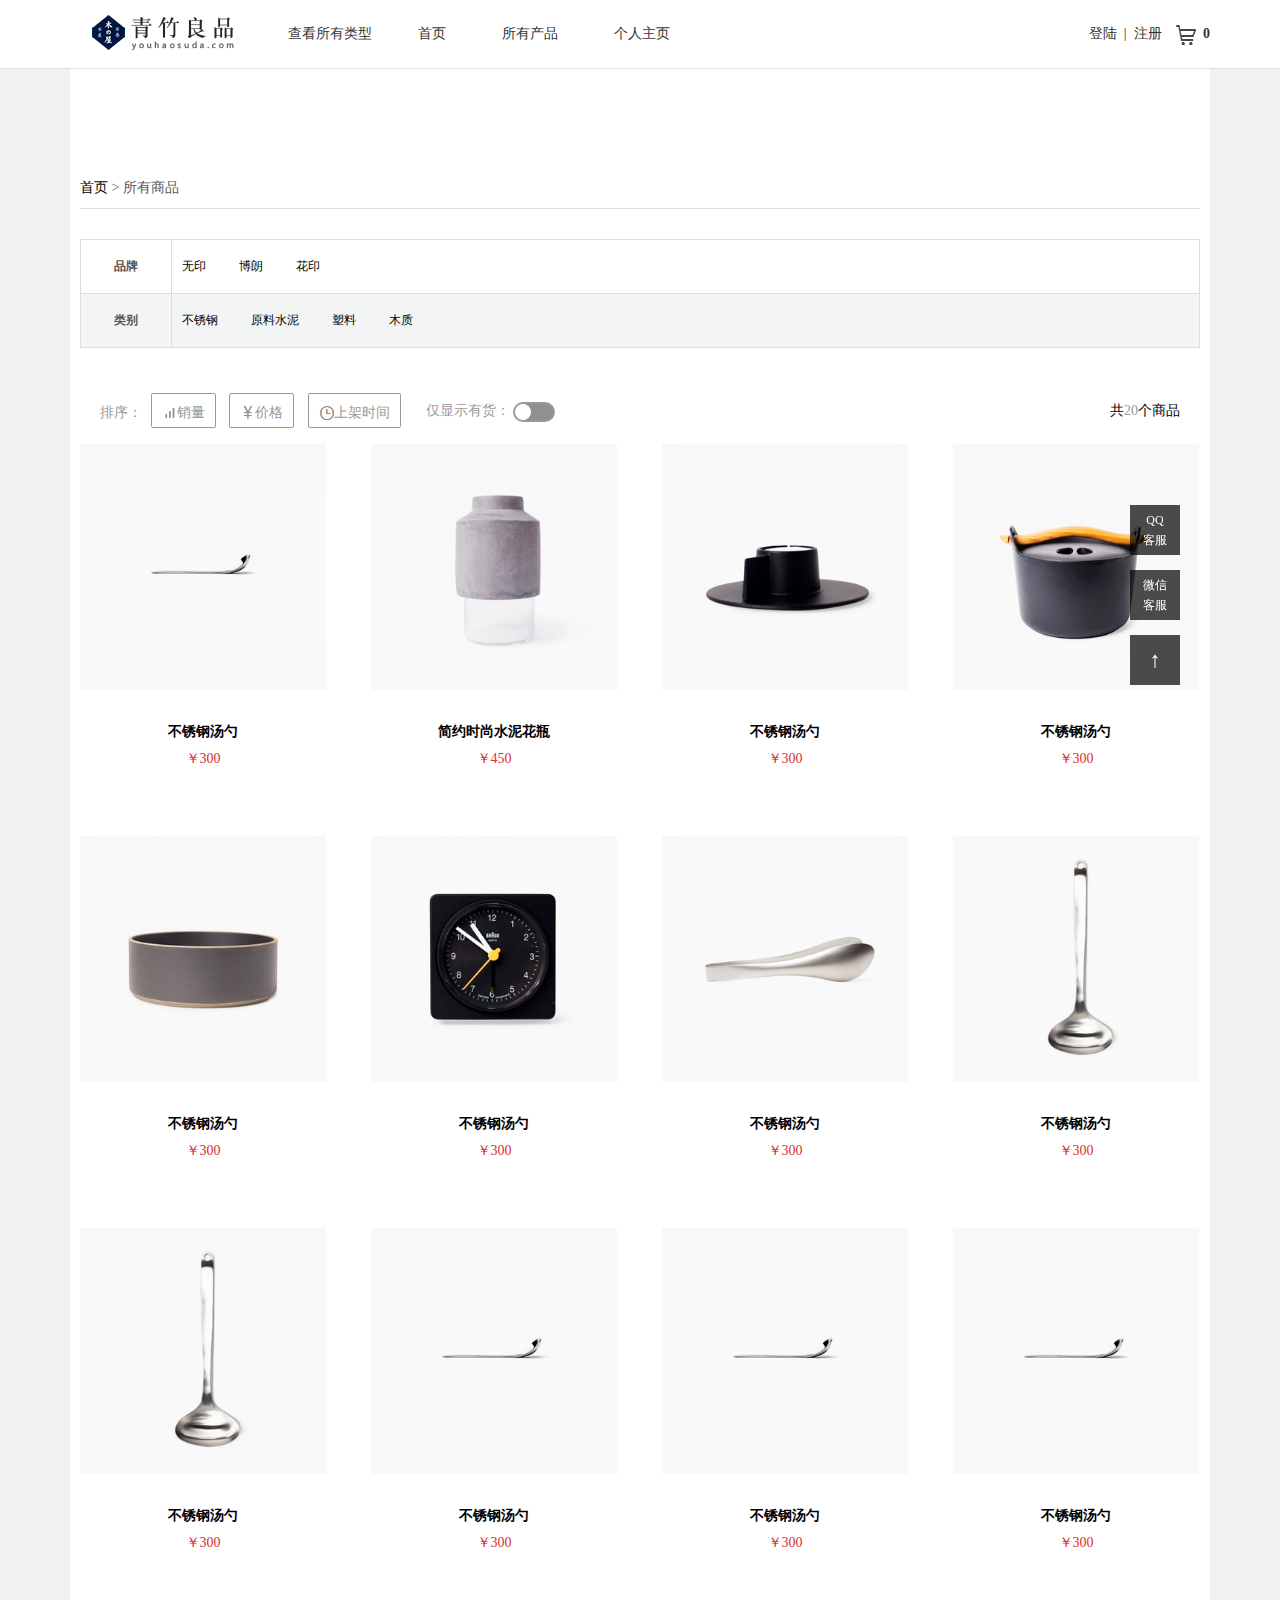
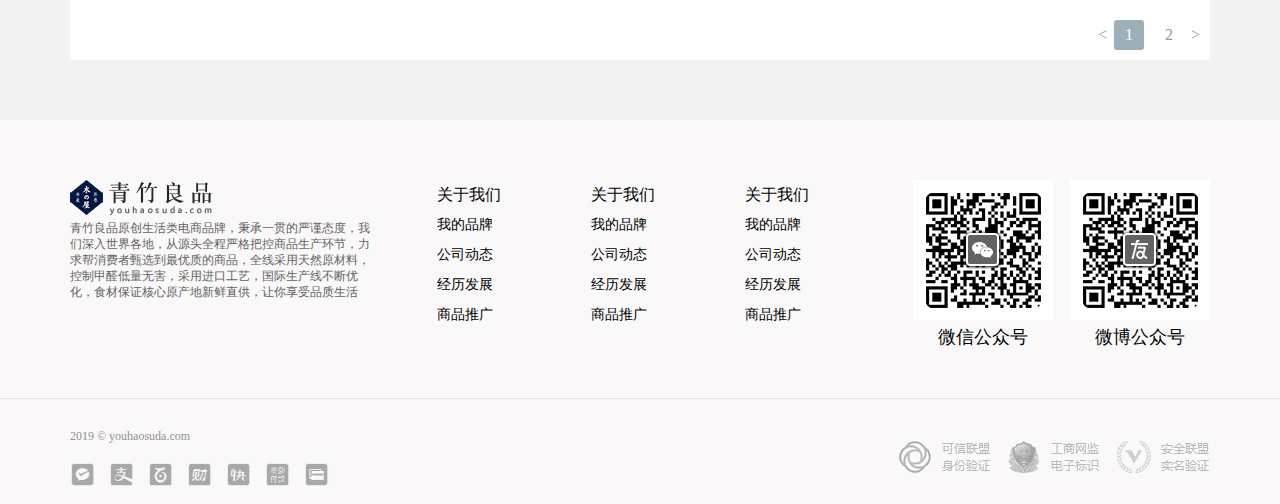
<file: allproducts.html>
<!DOCTYPE html>
<html lang="en">
<head>
	<meta charset="UTF-8">
	<title>Document</title>
	<!-- reset.css是清楚我页面的默认样式 -->
	<link rel="stylesheet" href="css/reset.css">
	<!-- 二级页面的公共样式代码 -->
	<link rel="stylesheet" href="css/common.css">
	<!-- 自己独有的样式代码 -->
	<link rel="stylesheet" href="css/allproducts.css">
</head>
<body>
	<!-- header部分开始 -->
	<div class="header">
		<div class="header_c inner_c">
			<h1 class="logo">
				青竹商城
			</h1>
			<dl class = "allType">
				<dt><a href="#">查看所有类型</a></dt>
				<dd>
					<div class = "dd_inn">
						<ul class = "dd_cont">
							<li><a href="#">不锈钢</a></li>
							<li><a href="#">原料水泥</a></li>
							<li><a href="#">塑料</a></li>
							<li><a href="#">木质</a></li>
							<li><a href="#">陶瓷</a></li>
						</ul>
						<ul class="pro">
							<li>
								<a href="#">
									<div class="pic">
										<img src="images/img25.png" alt="">
									</div>
									<div class="content">
										<h3>简约木质餐盘</h3>
										<span>￥200</span>
									</div>
								</a>
								<div class="mask">
									<a href="#" class = "btn">查看详情</a>
								</div>
							</li>
							<li>
								<a href="#">
									<div class="pic">
										<img src="images/img26.png" alt="">
									</div>
									<div class="content">
										<h3>简约木质餐盘</h3>
										<span>￥200</span>
									</div>
								</a>
								<div class="mask">
									<a href="#" class = "btn">查看详情</a>
								</div>
							</li>
							<li>
								<a href="#">
									<div class="pic">
										<img src="images/img27.png" alt="">
									</div>
									<div class="content">
										<h3>简约木质餐盘</h3>
										<span>￥200</span>
									</div>
								</a>
								<div class="mask">
									<a href="#" class = "btn">查看详情</a>
								</div>
							</li>
						</ul>
					</div>
				</dd>
			</dl>
			<ul class="nav">
				<li><a href="a青竹总界面.html">首页</a></li>
				<li><a href="allproducts.html">所有产品</a></li>
				<li><a href="me.html">个人主页</a></li>
			</ul>
			<div class="reg">
				<div class="ico">
					<span class = "ico_c"></span>
					<div class="settle">
						<p class="con">0件商品 共计：<span>￥0</span></p>
						<a href="#" class="btn">结算</a>
					</div>
					<span class = "con">
						0
					</span>
				</div>
				<div class = "reg_c">
					<a href="land.html" id="">登陆</a>
					<span>&nbsp;|&nbsp;</span>
					<a href="registe.html">注册</a>
				</div>
			</div>
		</div>
	</div>
	<!-- header部分结束 -->
	<div class="s_content">
		<div class="s_content_c inner_c">
			<div class="s_info">
				<div class="s_title">
					<a href="#">
						首页
					</a>
					&gt;
					<span>
						所有商品
					</span>
				</div>
				<div class="screen">
					<table>
						<tr class = "t1">
							<th>品牌</th>
							<td>
								<a href="#">无印</a>
								<a href="#">博朗</a>
								<a href="#">花印</a>
							</td>
						</tr>
						<tr class = "t2">
							<th>类别</th>
							<td>
								<a href="#">不锈钢</a>
								<a href="#">原料水泥</a>
								<a href="#">塑料</a>
								<a href="#">木质</a>
							</td>
						</tr>
					</table>
				</div>
				<div class="fun">
					<div class="sort">
						<span>排序：</span>
						<a href="#" class="s1">
							<i></i>销量
						</a>
						<a href="#" class="s2">
							<i></i>价格
						</a>
						<a href="#" class="s3">
							<i></i>上架时间
						</a>
					</div>
					<div class="swi">
						<span>仅显示有货：</span>
						<a href="#">
							<i></i>
						</a>
					</div>
					<div class="total">
						共<span>20</span>个商品
					</div>
				</div>
				<div class="s_prod">
					<ul class = "pub_pro">
						<li>
							<img src="images/img47.png" alt="">
							<div class="cont">
								<h3>不锈钢汤勺</h3>
								<span>￥300</span>
							</div>
							<div class="mask">
								<a href="#" class="btn">查看详情</a>
							</div>
						</li>
						<li>
							<img src="images/img41.png" alt="">
							<div class="cont">
								<h3>简约时尚水泥花瓶</h3>
								<span>￥450</span>
							</div>
							<div class="mask">
								<a href="查看详情.html" class="btn">查看详情</a>
							</div>
						</li>
						<li>
							<img src="images/img42.png" alt="">
							<div class="cont">
								<h3>不锈钢汤勺</h3>
								<span>￥300</span>
							</div>
							<div class="mask">
								<a href="#" class="btn">查看详情</a>
							</div>
						</li>
						<li>
							<img src="images/img43.png" alt="">
							<div class="cont">
								<h3>不锈钢汤勺</h3>
								<span>￥300</span>
							</div>
							<div class="mask">
								<a href="#" class="btn">查看详情</a>
							</div>
						</li>
						<li>
							<img src="images/img44.png" alt="">
							<div class="cont">
								<h3>不锈钢汤勺</h3>
								<span>￥300</span>
							</div>
							<div class="mask">
								<a href="#" class="btn">查看详情</a>
							</div>
						</li>
						<li>
							<img src="images/img46.png" alt="">
							<div class="cont">
								<h3>不锈钢汤勺</h3>
								<span>￥300</span>
							</div>
							<div class="mask">
								<a href="#" class="btn">查看详情</a>
							</div>
						</li>
						<li>
							<img src="images/img48.png" alt="">
							<div class="cont">
								<h3>不锈钢汤勺</h3>
								<span>￥300</span>
							</div>
							<div class="mask">
								<a href="#" class="btn">查看详情</a>
							</div>
						</li>
						<li>
							<img src="images/img49.png" alt="">
							<div class="cont">
								<h3>不锈钢汤勺</h3>
								<span>￥300</span>
							</div>
							<div class="mask">
								<a href="#" class="btn">查看详情</a>
							</div>
						</li>
						<li>
							<img src="images/img49.png" alt="">
							<div class="cont">
								<h3>不锈钢汤勺</h3>
								<span>￥300</span>
							</div>
							<div class="mask">
								<a href="#" class="btn">查看详情</a>
							</div>
						</li>
						<li>
							<img src="images/img47.png" alt="">
							<div class="cont">
								<h3>不锈钢汤勺</h3>
								<span>￥300</span>
							</div>
							<div class="mask">
								<a href="#" class="btn">查看详情</a>
							</div>
						</li>
						<li>
							<img src="images/img47.png" alt="">
							<div class="cont">
								<h3>不锈钢汤勺</h3>
								<span>￥300</span>
							</div>
							<div class="mask">
								<a href="#" class="btn">查看详情</a>
							</div>
						</li>
						<li>
							<img src="images/img47.png" alt="">
							<div class="cont">
								<h3>不锈钢汤勺</h3>
								<span>￥300</span>
							</div>
							<div class="mask">
								<a href="#" class="btn">查看详情</a>
							</div>
						</li>
					</ul>
				</div>
				<div class="pages">
					<a href="#">&lt;</a>
					<a href="#" class = "tol cur">1</a>
					<a href="#" class = "tol ">2</a>
					<a href="#">&gt;</a>
				</div>
			</div>
		</div>
	</div>
	<!-- footer部分开始 -->
	<div class="footer">
		<div class="footer_c inner_c">
			<div class="footer_top">
				<div class="bir">
					<a href="#">
						<img src="images/logo.png" alt="">
					</a>
					<div class="info">
						青竹良品原创生活类电商品牌，秉承一贯的严谨态度，我们深入世界各地，从源头全程严格把控商品生产环节，力求帮消费者甄选到最优质的商品，全线采用天然原材料，控制甲醛低量无害，采用进口工艺，国际生产线不断优化，食材保证核心原产地新鲜直供，让你享受品质生活
					</div>
				</div>
				<div class="about">
					<dl>
						<dt>
							<a href="#">
								关于我们
							</a>
						</dt>
						<dd>
							<a href="#">
								我的品牌
							</a>
						</dd>
						<dd>
							<a href="#">
								公司动态
							</a>
						</dd>
						<dd>
							<a href="#">
								经历发展
							</a>
						</dd>
						<dd>
							<a href="#">
								商品推广
							</a>
						</dd>
					</dl>
					<dl>
						<dt>
							<a href="#">
								关于我们
							</a>
						</dt>
						<dd>
							<a href="#">
								我的品牌
							</a>
						</dd>
						<dd>
							<a href="#">
								公司动态
							</a>
						</dd>
						<dd>
							<a href="#">
								经历发展
							</a>
						</dd>
						<dd>
							<a href="#">
								商品推广
							</a>
						</dd>
					</dl>
					<dl>
						<dt>
							<a href="#">
								关于我们
							</a>
						</dt>
						<dd>
							<a href="#">
								我的品牌
							</a>
						</dd>
						<dd>
							<a href="#">
								公司动态
							</a>
						</dd>
						<dd>
							<a href="#">
								经历发展
							</a>
						</dd>
						<dd>
							<a href="#">
								商品推广
							</a>
						</dd>
					</dl>
				</div>
				<div class="ewm">
					<p class="wx">
						<img src="images/img71.png" alt="">
						<span>微信公众号</span>
					</p>
					<p class="wb">
						<img src="images/img72.png" alt="">
						<span>微博公众号</span>
					</p>
				</div>
			</div>
		</div>
		<div class="footer_bar">
			<div class="footer_bar_c inner_c">
				<div class = "pay">
					<p class = "copy">
						2019 © youhaosuda.com
					</p>
					<p class = "ico">
						<a href="#">
							<img src="images/img81.png" alt="">
						</a>
						<a href="#">
							<img src="images/img82.png" alt="">
						</a>
						<a href="#">
							<img src="images/img83.png" alt="">
						</a>
						<a href="#">
							<img src="images/img84.png" alt="">
						</a>
						<a href="#">
							<img src="images/img85.png" alt="">
						</a>
						<a href="#">
							<img src="images/img86.png" alt="">
						</a>
						<a href="#">
							<img src="images/img87.png" alt="">
						</a>
					</p>
				</div>
				<div class="super">
					<a href="#" class = "pic1">
						
					</a>
					<a href="#" class = "pic2">
						
					</a>
					<a href="#" class = "pic3">
						
					</a>
				</div>
			</div>
		</div>
	</div>
	<!-- 返回顶部 -->
	<div class="lingpin_top">
		<a href="#" class = "qq">QQ<br/>客服</a>
		<a href="#" class = "wx">微信<br/>客服</a>
		<a href="#" class = "top_c">↑</a>
	</div>
</body>
</html>
</file>
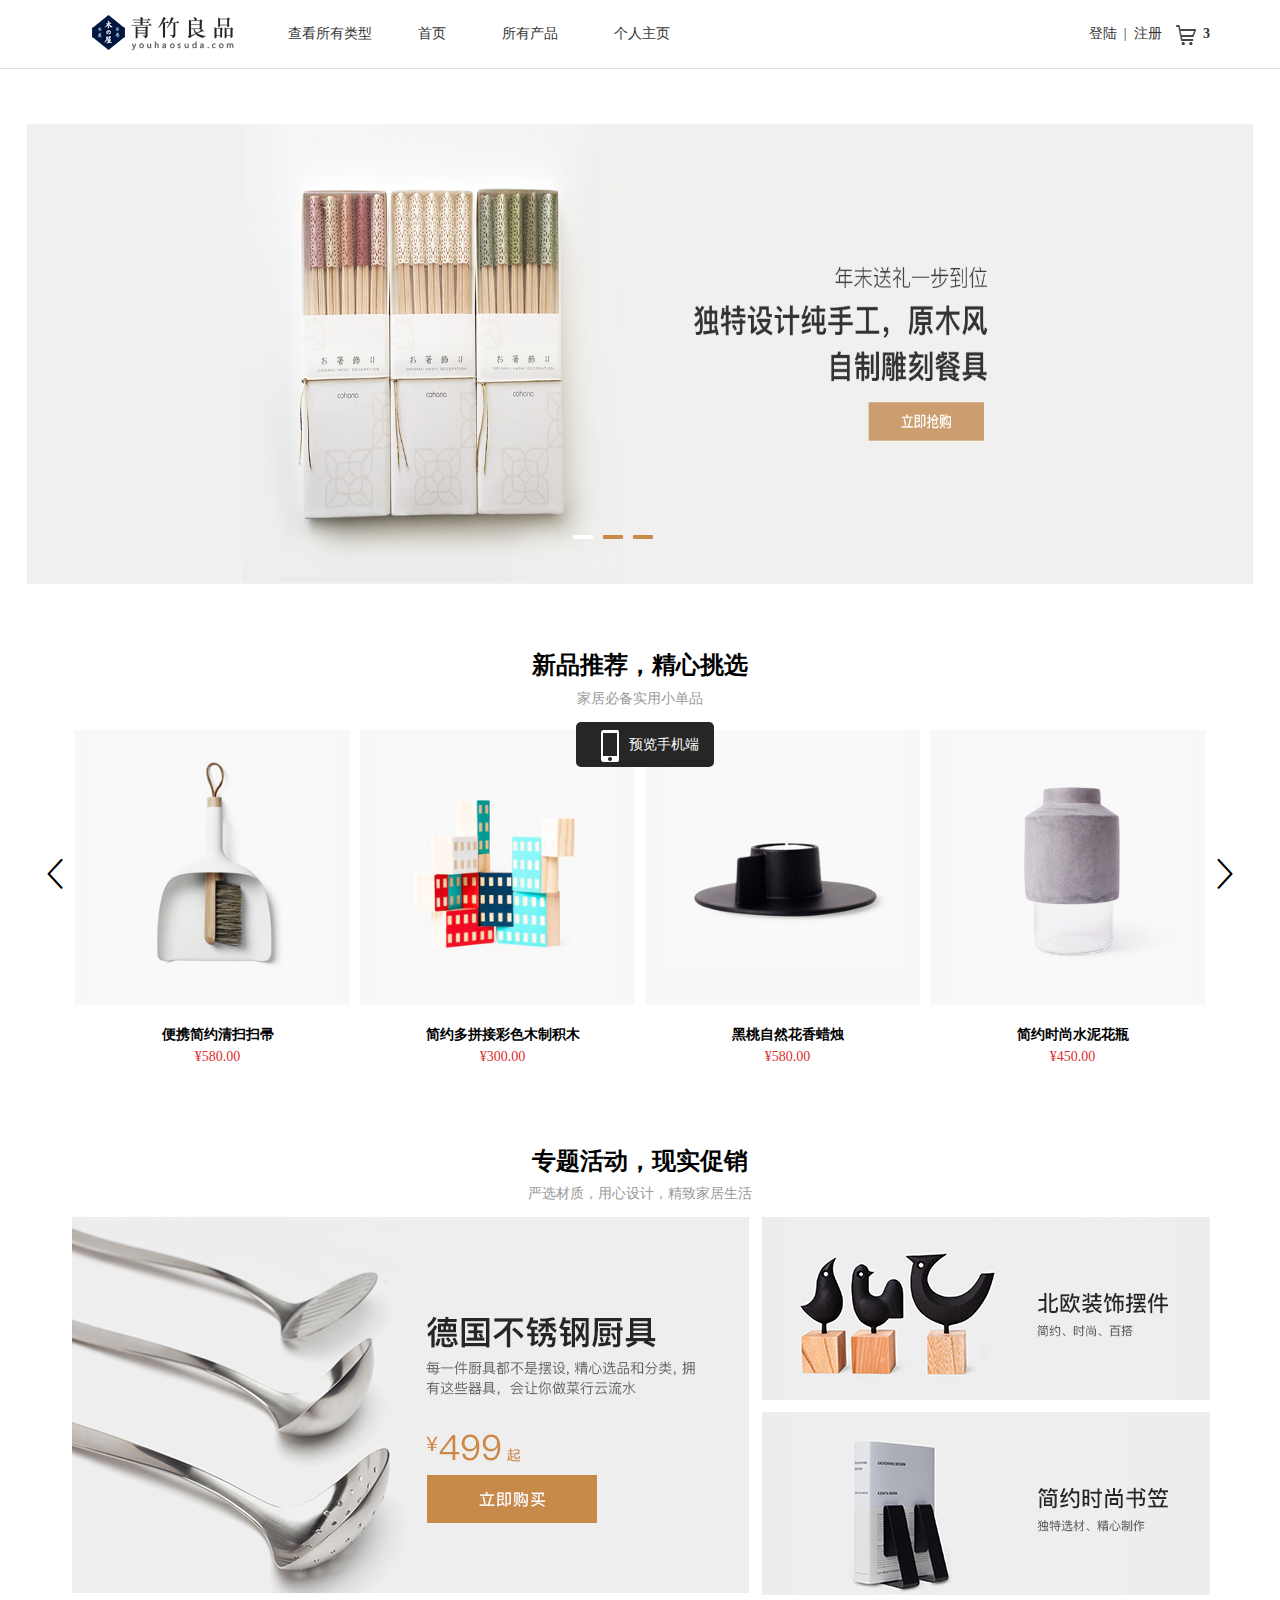
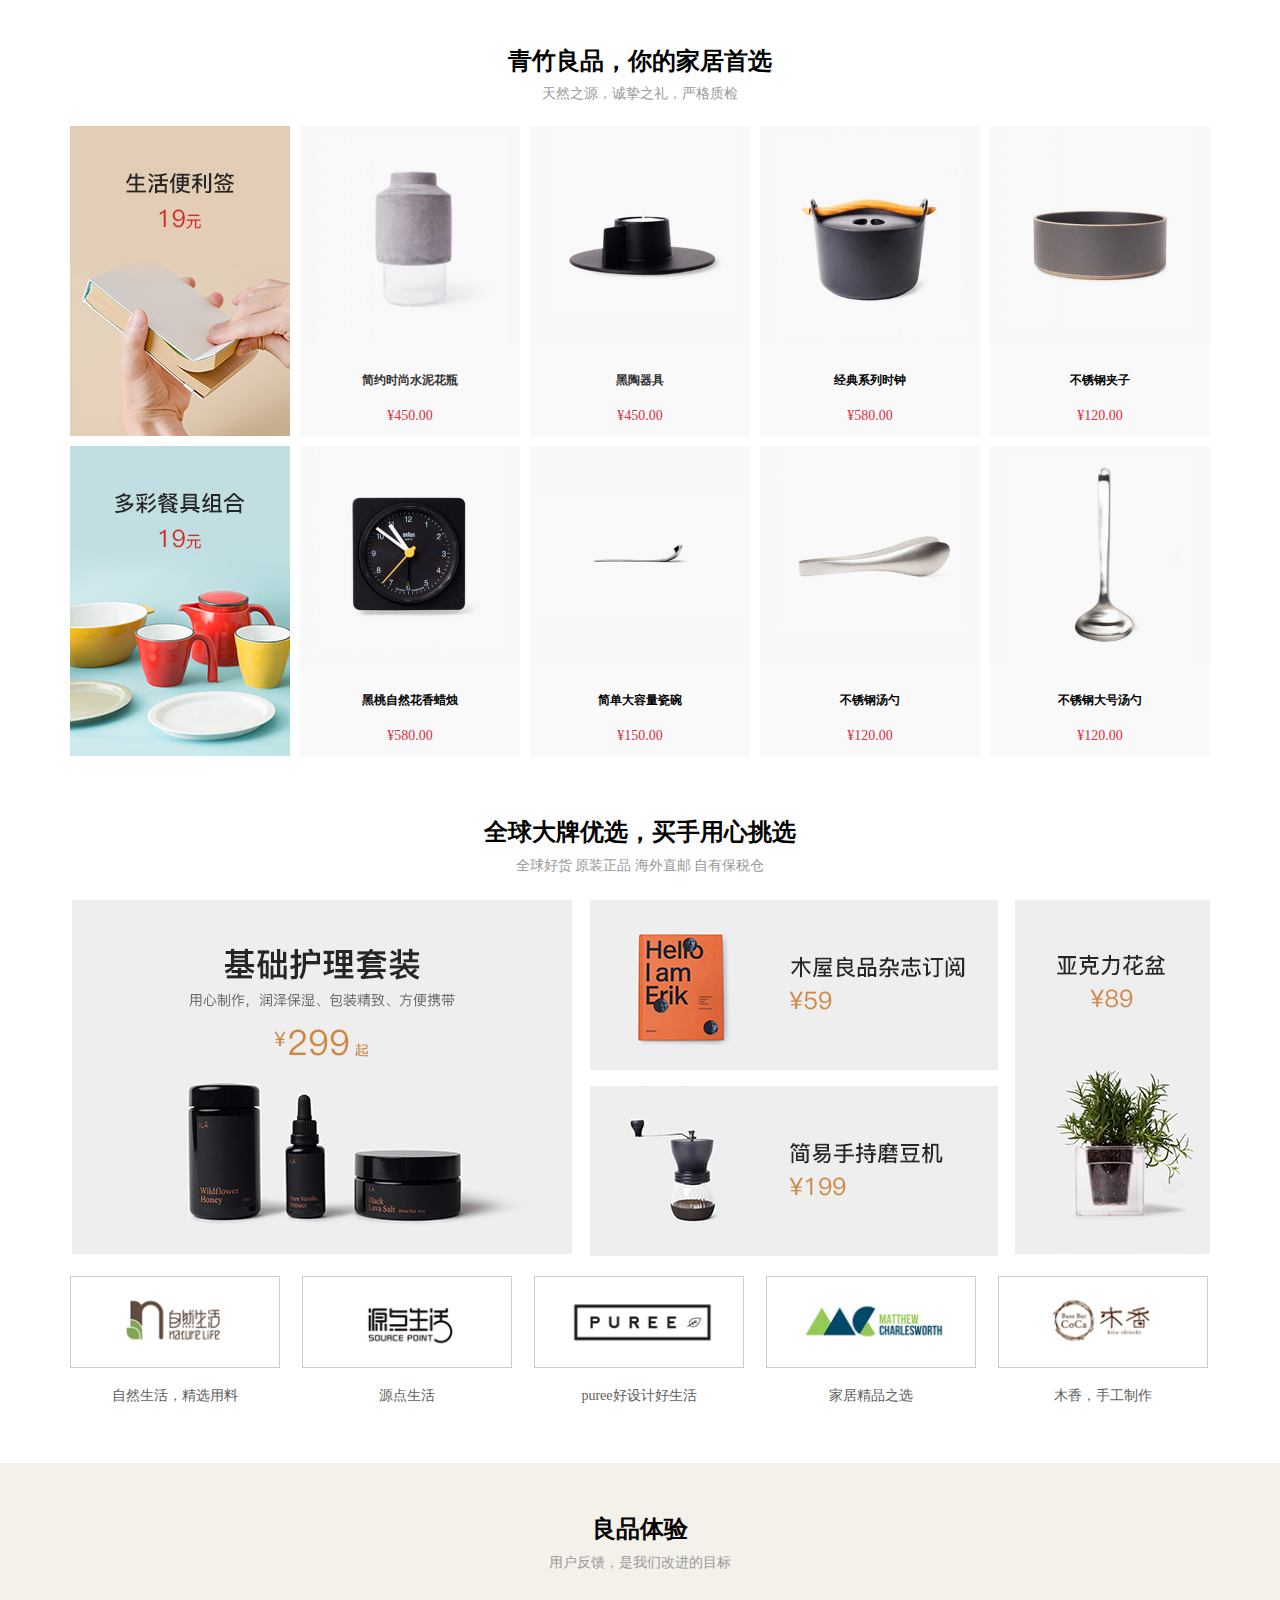
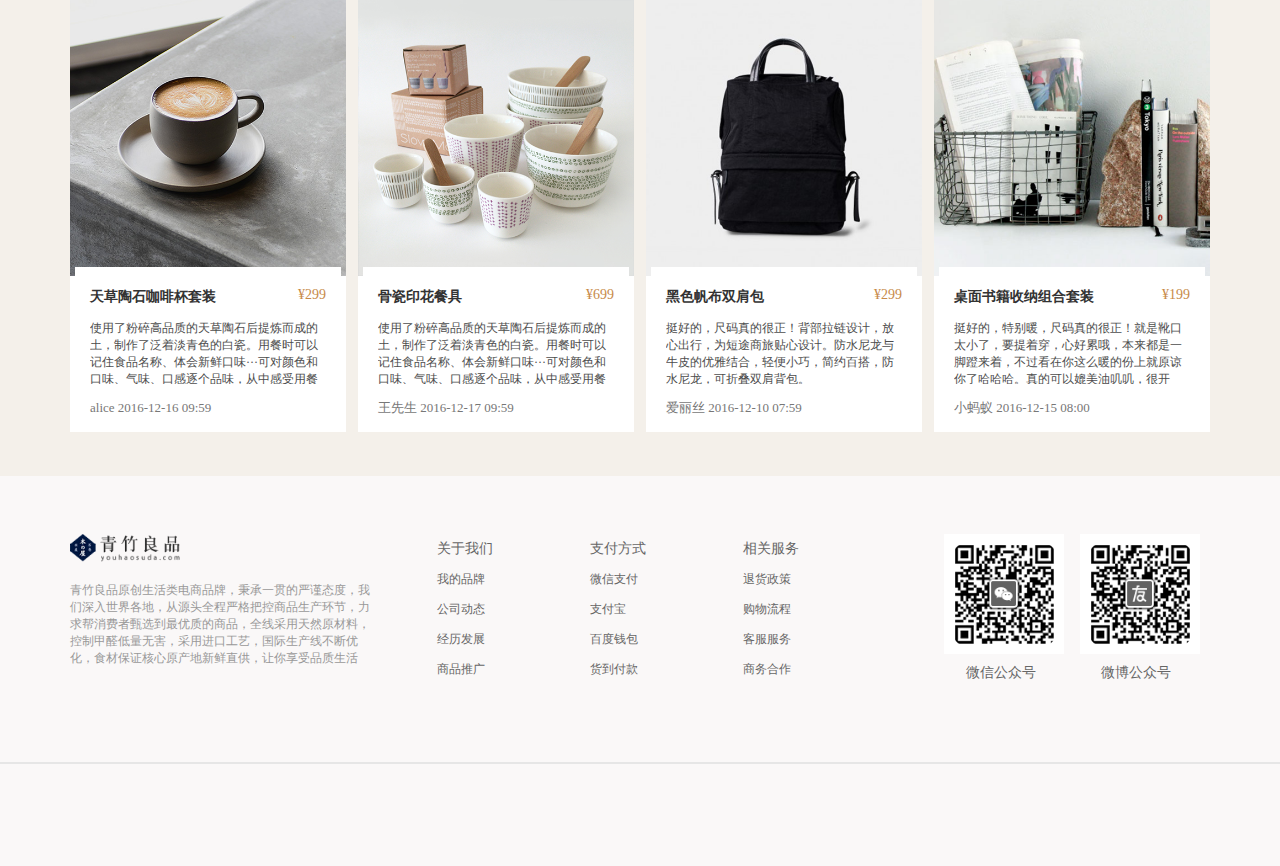
<file: a青竹总界面.html>
<!DOCTYPE html>
<html lang="en">
<head>
    <meta charset="UTF-8">
    <title>Title</title>
    <link rel="stylesheet" href="css/青竹0.css">
    <link rel="stylesheet" href="css/图片.css">
    <link rel="stylesheet" href="css/青竹1.css">
    <link rel="stylesheet" href="iconfont/iconfont.css">
    <link rel="stylesheet" href="css/青竹2.css">
    <link rel="stylesheet" href="css/青竹3（1）.css">
    <link rel="stylesheet" href="css/青竹4.css">
    <link rel="stylesheet" href="css/青竹5.css">
    <link rel="stylesheet" href="css/青竹6.css">
    <link rel="stylesheet" href="css/common.css">
</head>
<body>
 <!--  <div class="outer">
        <div class="inter">
            <a href=""class="logo"><img src="images/logo.png" alt=""></a>
            <ul>
                <li><a href="">查看所有类别</a></li>
                <li><a href="">首页</a></li>
                <li><a href="">所有产品</a></li>
                <li><a href="me.html">个人主页</a></li>
            </ul>
            <div class="inter_right">
                <a href="..html">登录</a>
                <span>|</span>
                <a href="./青竹注册.html">注册</a>
                <a href="./购物车.html"><i class="icon iconfont icon-gouwuche" id="shop"></i>0</a>
            </div>
            <div class="shop">
                <p>3件商品 总计:¥1111</p>
                <div class="shop1"><a href="购物车.html">去结算</a></div>
            </div>
        </div>
    </div>--> 
    <div class="header">
		<div class="header_c inner_c">
			<h1 class="logo">
				青竹商城
			</h1>
			<dl class = "allType">
				<dt><a href="#">查看所有类型</a></dt>
				<dd>
					<div class = "dd_inn">
						<ul class = "dd_cont">
							<li><a href="#">不锈钢</a></li>
							<li><a href="#">原料水泥</a></li>
							<li><a href="#">塑料</a></li>
							<li><a href="#">木质</a></li>
							<li><a href="#">陶瓷</a></li>
						</ul>
						<ul class="pro">
							<li>
								<a href="#">
									<div class="pic">
										<img src="images/img25.png" alt="">
									</div>
									<div class="content">
										<h3>简约木质餐盘</h3>
										<span>￥200</span>
									</div>
								</a>
								<div class="mask">
									<a href="#" class = "btn">查看详情</a>
								</div>
							</li>
							<li>
								<a href="#">
									<div class="pic">
										<img src="images/img26.png" alt="">
									</div>
									<div class="content">
										<h3>简约木质餐盘</h3>
										<span>￥200</span>
									</div>
								</a>
								<div class="mask">
									<a href="#" class = "btn">查看详情</a>
								</div>
							</li>
							<li>
								<a href="#">
									<div class="pic">
										<img src="images/img27.png" alt="">
									</div>
									<div class="content">
										<h3>简约木质餐盘</h3>
										<span>￥200</span>
									</div>
								</a>
								<div class="mask">
									<a href="#" class = "btn">查看详情</a>
								</div>
							</li>
						</ul>
					</div>
				</dd>
			</dl>
			<ul class="nav">
				<li><a href="a青竹总界面.html">首页</a></li>
				<li><a href="allproducts.html">所有产品</a></li>
				<li><a href="me.html">个人主页</a></li>
			</ul>
			<div class="reg">
				<div class="ico">
					<span class = "ico_c"></span>
					<div class="settle">
						<p class="con">3件商品 共计：<span>￥1310</span></p>
						<a href="购物车.html" class="btn">结算</a>
					</div>
					<span class = "con">
						3
					</span>
				</div>
				<div class = "reg_c">
					<a href="land.html" id="">登陆</a>
					<span>&nbsp;|&nbsp;</span>
					<a href="registe.html">注册</a>
				</div>
			</div>
		</div>
	</div>
    <div class="outer0">
        <ul class="imgList">
            <li style="z-index:1;"><a  href=""><img src="images/start.png" alt=""></a></li>
            <li><a  href=""><img src="images/start1.png" alt=""></a></li>
            <li ><a  href=""><img src="images/start2.png" alt=""></a></li>
        </ul>
        <div class="focusList">
            <span class="active"></span>
            <span></span>
            <span></span>
        </div>
    </div>
    <div class="outer1">
        <a href="" class="a1">新品推荐，精心挑选</a>
        <a href="" class="a2"><span >家居必备实用小单品</span></a>
        <div class="inter1">
            <a href="javascript:void(0)" class="zuo"><i class="icon iconfont icon-pc-zuo"></i></a>
            <a href="javascript:void(0)" class="you"><i class="icon iconfont icon-pc-you"></i></a>
            <div class="bbb">
                <ul>
                    <li><a href=""><img src="images/png11.png" alt="" title="便携简约清扫扫帚"></a>
                        <a href=""><p>便携简约清扫扫帚</p></a>
                        <a href="" ><span>¥580.00</span></a>
                    </li>
                    <li><a href=""><img src="images/png12.png" alt="" title="简约多拼接彩色木制积木"></a>
                        <a href=""><p>简约多拼接彩色木制积木</p></a>
                        <a href=""><span>¥300.00</span></a>
                    </li>
                    <li><a href=""><img src="images/png3.png" alt="" title="黑桃自然花香蜡烛"></a>
                        <a href=""><p>黑桃自然花香蜡烛</p></a>
                        <a href=""><span>¥580.00</span></a>
                    </li>
                    <li><a href=""><img src="images/png2.png" alt="" title="简约时尚水泥花瓶"></a>
                        <a href=""><p>简约时尚水泥花瓶</p></a>
                        <a href=""><span>¥450.00</span></a>
                    </li>
                    <li><a href=""><img src="images/png13.png" alt="" title="简约木制餐盘"></a>
                        <a href=""><p>简约木制餐盘</p></a>
                        <a href=""><span>¥300.00</span></a>
                    </li>
                    <li><a href=""><img src="images/png14.png" alt="" title="不锈钢咖啡水壶"></a>
                        <a href=""><p>不锈钢咖啡水壶</p></a>
                        <a href=""><span>¥400.00</span></a>
                    </li>
                    <li><a href=""><img src="images/png15.png" alt="" title="经典系列计算机"></a>
                        <a href=""><p>经典系列计算机</p></a>
                        <a href=""><span>¥580.00</span></a>
                    </li>
                </ul>
            </div>
        </div>
    </div>
    <div class="outer2">
        <p class="outer2_p1"><a href="">专题活动，现实促销</a></p>
        <div class="inter2">
            <p>严选材质，用心设计，精致家居生活</p>
        </div>
        <div class="inter3">
            <div class="left">
                <a href=""><img src="images/pic1.jpg" alt=""></a>
                <span class="border1"></span>
            </div>
            <div class="right1">
                <a href=""><img src="images/pic2.jpg" alt=""></a>
                <span class="border2"></span>
            </div>
            <div class="right2">
                <a href=""><img src="images/pic3.jpg" alt=""></a>
                <span class="border3"></span>
            </div>
        </div>
    </div>
    <div class="box">
        <p class="p1"><a href="">青竹良品，你的家居首选</a></p>
        <div class="box1">
            <p>天然之源，诚挚之礼，严格质检</p>
        </div>
        <div class="box2">
            <ul>
                <div class="start">
                    <a href=""><img src="images/png1.png" alt=""></a>
                    <a href="" class="a1"></a>
                </div>
                <div class="start1">
                    <a href=""><img src="images/png6.png" alt=""></a>
                    <a href="" class="a2"></a>
                </div>
                <div class="end">
                    <li class="l1"><a href="查看详情.html"><img src="images/png2.png" alt=""></a>
                        <a href=""><p class="p11">简约时尚水泥花瓶</p></a>
                        <p class="p22">¥450.00</p>
                        <a href="" class="a11"><div class="d11">查看详情</div></a>
                    </li>
                    <li><a href="查看详情.html"><img src="images/png3.png" alt=""></a>
                        <a href=""><p class="p11">黑陶器具</p></a>
                        <p class="p22">¥450.00</p>
                        <a href=""class="a11"><div class="d11">查看详情</div></a>
                    </li>
                    <li><a href="查看详情.html"><img src="images/png4.png" alt=""></a>
                        <p class="p11"><a href="">经典系列时钟</a></p>
                        <p class="p22">¥580.00</p>
                        <a href=""class="a11"><div class="d11">查看详情</div></a>
                    </li>
                    <li><a href="查看详情.html"><img src="images/png5.png" alt=""></a>
                        <p class="p11"><a href="">不锈钢夹子</a></p>
                        <p class="p22">¥120.00</p>
                        <a href=""class="a11"><div class="d11">查看详情</div></a>
                    </li>
                    <li class="l1"><a href="查看详情.html"><img src="images/png7.png" alt=""></a>
                        <p class="p11"><a href="">黑桃自然花香蜡烛</a></p>
                        <p class="p22">¥580.00</p>
                        <a href=""class="a11"><div class="d11">查看详情</div></a>
                    </li>
                    <li><a href="查看详情.html"><img src="images/png8.png" alt=""></a>
                        <p class="p11"><a href="">简单大容量瓷碗</a></p>
                        <p class="p22">¥150.00</p>
                        <a href=""class="a11"><div class="d11">查看详情</div></a>
                    </li>
                    <li><a href="查看详情.html"><img src="images/png9.png" alt=""></a>
                        <p class="p11"><a href="">不锈钢汤勺</a></p>
                        <p class="p22">¥120.00</p>
                        <a href=""class="a11"><div class="d11">查看详情</div></a>
                    </li>
                    <li><a href="查看详情.html"><img src="images/png10.png" alt=""></a>
                        <p class="p11"><a href="">不锈钢大号汤勺</a></p>
                        <p class="p22">¥120.00</p>
                        <a href=""class="a11"><div class="d11">查看详情</div></a>
                    </li>
                </div>
            </ul>
        </div>

    </div>
    <div class="outer3">
        <p class="p1"><a href="">全球大牌优选，买手用心挑选</a></p>
        <div class="inter1">
            <p>全球好货 原装正品 海外直邮 自有保税仓</p>
        </div>
        <div class="inter2">
            <div class="left">
                <a href=""><img src="images/pic4.jpg" alt=""></a>
                <span class="border1"></span>
            </div>
            <div class="mid">
                <div class="mid1">
                    <a href=""><img src="images/pic5.jpg" alt=""></a>
                    <span class="border2"></span>
                </div>
                <div class="mid2">
                    <a href=""><img src="images/pic6.jpg" alt=""></a>
                    <span class="border3"></span>
                </div>
            </div>
            <div class="right">
                <a href=""><img src="images/pic7.jpg" alt=""></a>
                <span class="border4"></span>
            </div>
        </div>
        <div class="inter3">
            <ul>
                <li>
                    <a href=""class="a1"><img src="images/pic8.png" alt=""></a>
                    <a href=""><p>自然生活，精选用料</p></a>
                </li>
                <li>
                    <a href=""class="a1"><img src="images/pic9.png" alt=""></a>
                    <a href=""><p>源点生活</p></a>
                </li>
                <li>
                    <a href=""class="a1"><img src="images/pic10.png" alt=""></a>
                    <a href=""><p>puree好设计好生活</p></a>
                </li>
                <li>
                    <a href=""class="a1"><img src="images/pic11.png" alt=""></a>
                    <a href=""><p>家居精品之选</p></a>
                </li>
                <li class="last">
                    <a href=""class="a1"><img src="images/pic12.png" alt=""></a>
                    <a href=""><p>木香，手工制作</p></a>
                </li>
            </ul>
        </div>
    </div>
    <div class="outer4">
        <p class="p1"><a href="">良品体验</a></p>
        <div class="inter1">
            <p>用户反馈，是我们改进的目标</p>
        </div>
        <div class="inter2">
            <ul>
                <li>
                    <div class="top1">
                        <a href=""><img src="images/end1.png" alt=""></a>
                    </div>
                    <div class="bottom">
                        <div class="bottom1">
                            <b>天草陶石咖啡杯套装</b>
                            <span class="s1">¥299</span>
                            <div class="p2">
                                <p>使用了粉碎高品质的天草陶石后提炼而成的土，制作了泛着淡青色的白瓷。用餐时可以记住食品名称、体会新鲜口味···可对颜色和口味、气味、口感逐个品味，从中感受用餐的乐趣，同时还可自然而然地了解日本饮食文化。</p>
                            </div>
                            <span class="s2">alice 2016-12-16 09:59</span>
                        </div>
                    </div>
                </li>
                <li>
                    <div class="top2">
                        <a href=""><img src="images/end2.png" alt=""></a>

                    </div>
                    <div class="bottom">
                        <div class="bottom1">
                            <b>骨瓷印花餐具</b>
                            <span class="s1">¥699</span>
                            <div class="p2">
                                <p>使用了粉碎高品质的天草陶石后提炼而成的土，制作了泛着淡青色的白瓷。用餐时可以记住食品名称、体会新鲜口味···可对颜色和口味、气味、口感逐个品味，从中感受用餐的乐趣，同时还可自然而然地了解日本饮食文化。</p>
                            </div>
                            <span class="s2">王先生 2016-12-17 09:59</span>
                        </div>
                    </div>
                </li>
                <li>
                    <div class="top3">
                        <a href=""><img src="images/end3.png" alt=""></a>
                    </div>
                    <div class="bottom">
                        <div class="bottom1">
                            <b>黑色帆布双肩包</b>
                            <span class="s1">¥299</span>
                            <div class="p2">
                                <p>挺好的，尺码真的很正！背部拉链设计，放心出行，为短途商旅贴心设计。防水尼龙与牛皮的优雅结合，轻便小巧，简约百搭，防水尼龙，可折叠双肩背包。</p>
                            </div>
                            <span class="s2">爱丽丝 2016-12-10 07:59</span>
                        </div>
                    </div>
                </li>
                <li>
                    <div class="top4">
                        <a href=""><img src="images/end4.png" alt=""></a>
                    </div>
                    <div class="bottom">
                        <div class="bottom1">
                            <b>桌面书籍收纳组合套装</b>
                            <span class="s1">¥199</span>
                            <div class="p2">
                                <p>挺好的，特别暖，尺码真的很正！就是靴口太小了，要提着穿，心好累哦，本来都是一脚蹬来着，不过看在你这么暖的份上就原谅你了哈哈哈。真的可以媲美油叽叽，很开心。------三石是我男神</p>
                            </div>
                            <span class="s2">小蚂蚁 2016-12-15 08:00</span>
                        </div>
                    </div>
                </li>
            </ul>


        </div>
    </div>
    <div class="outer5">
        <div class="inter1">
            <div class="left">
                <a href=""><img src="images/logo.png" alt=""></a>
                <p>青竹良品原创生活类电商品牌，秉承一贯的严谨态度，我们深入世界各地，从源头全程严格把控商品生产环节，力求帮消费者甄选到最优质的商品，全线采用天然原材料，控制甲醛低量无害，采用进口工艺，国际生产线不断优化，食材保证核心原产地新鲜直供，让你享受品质生活</p>
            </div>
            <div class="center">
                <dl>
                    <dt><a href="">关于我们</a></dt>
                    <dd><a href="">我的品牌</a></dd>
                    <dd><a href="">公司动态</a></dd>
                    <dd><a href="">经历发展</a></dd>
                    <dd><a href="">商品推广</a></dd>
                </dl>
                <dl>
                    <dt><a href="">支付方式</a></dt>
                    <dd><a href="">微信支付</a></dd>
                    <dd><a href="">支付宝</a></dd>
                    <dd><a href="">百度钱包</a></dd>
                    <dd><a href="">货到付款</a></dd>
                </dl>
                <dl>
                    <dt><a href="">相关服务</a></dt>
                    <dd><a href="">退货政策</a></dd>
                    <dd><a href="">购物流程</a></dd>
                    <dd><a href="">客服服务</a></dd>
                    <dd><a href="">商务合作</a></dd>
                </dl>
            </div>
            <div class="right">
                <img src="images/weixin.png" alt="">
                <img src="images/weibo.png" alt="">
                <span>微信公众号</span>
                <span>微博公众号</span>
            </div>
        </div>
        <hr>
        <div class="inter2">

        </div>
    </div>
    <div class="box3">
        <a href=""><span><img src="images/手机图标.png" alt="">预览手机端</span></a>
    </div>

    <script src="青竹1.js"></script>
    <script src="jqurey.js"></script>
    <script src="图片.js"></script>
    <script src="shop.js"></script>
</body>
</html>
</file>
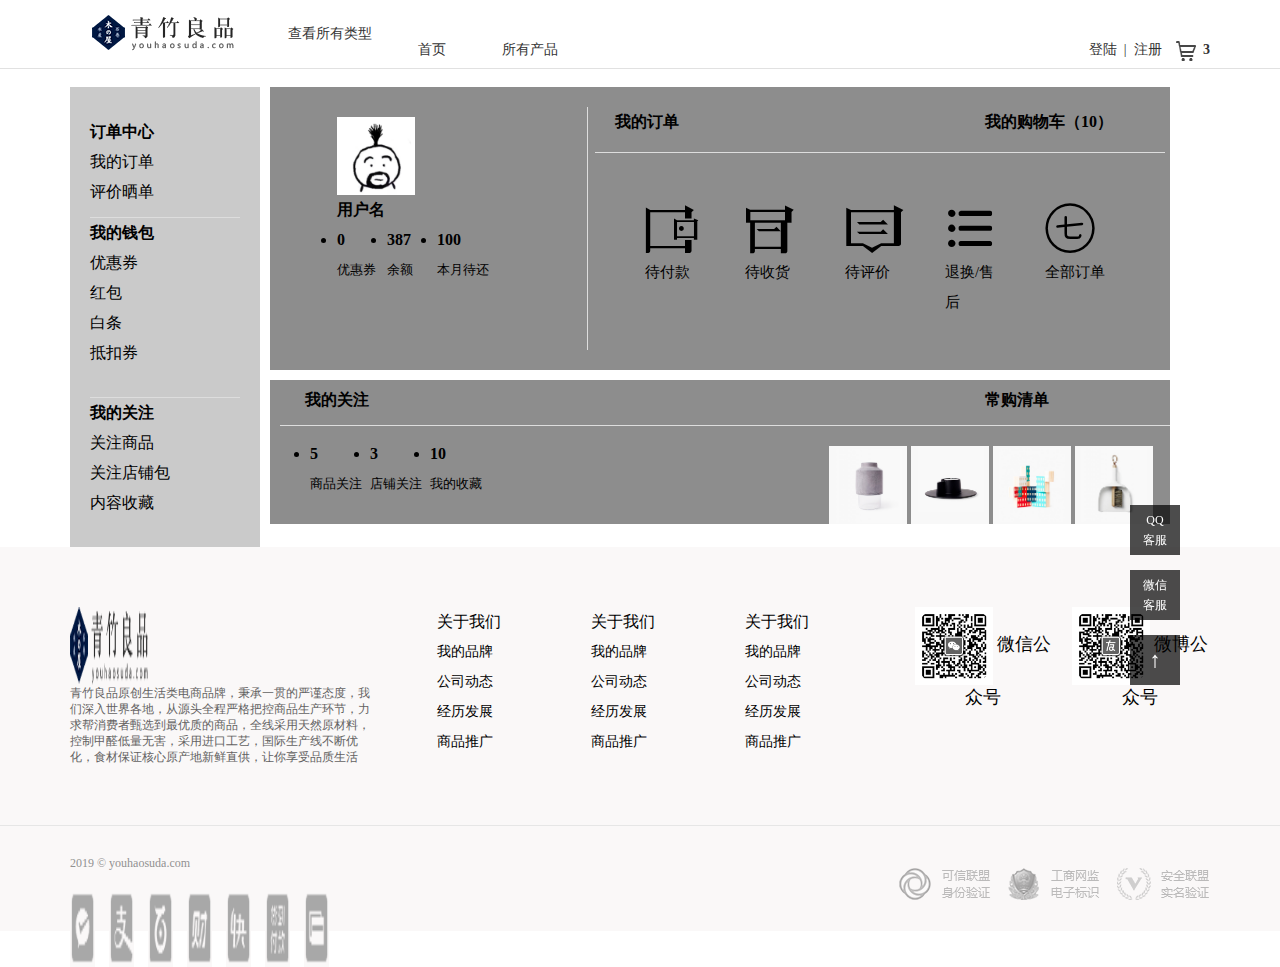
<file: me.html>
<!DOCTYPE html>
<html lang="en">
<head>
	<meta charset="UTF-8">
	<title>Document</title>
	<!-- reset.css是清楚我页面的默认样式 -->
	<link rel="stylesheet" href="css/reset.css">
	<!-- 二级页面的公共样式代码 -->
	<link rel="stylesheet" href="css/common.css">
	<!-- 自己独有的样式代码 -->
	<link rel="stylesheet" href="css/me.css">
	<link rel="stylesheet" href="css/iconfont.css">
</head>
<body>
	<!-- header部分开始 -->

	<div class="header">
		<div class="header_c inner_c">
			<h1 class="logo">
				青竹商城
			</h1>
			<dl class = "allType">
				<dt><a href="#">查看所有类型</a></dt>
				<dd>
					<div class = "dd_inn">
						<ul class = "dd_cont">
							<li><a href="#">不锈钢</a></li>
							<li><a href="#">原料水泥</a></li>
							<li><a href="#">塑料</a></li>
							<li><a href="#">木质</a></li>
							<li><a href="#">陶瓷</a></li>
						</ul>
						<ul class="pro">
							<li>
								<a href="#">
									<div class="pic">
										<img src="images/img25.png" alt="">
									</div>
									<div class="content">
										<h3>简约木质餐盘</h3>
										<span>￥200</span>
									</div>
								</a>
								<div class="mask">
									<a href="#" class = "btn">查看详情</a>
								</div>
							</li>
							<li>
								<a href="#">
									<div class="pic">
										<img src="images/img26.png" alt="">
									</div>
									<div class="content">
										<h3>简约木质餐盘</h3>
										<span>￥200</span>
									</div>
								</a>
								<div class="mask">
									<a href="#" class = "btn">查看详情</a>
								</div>
							</li>
							<li>
								<a href="#">
									<div class="pic">
										<img src="images/img27.png" alt="">
									</div>
									<div class="content">
										<h3>简约木质餐盘</h3>
										<span>￥200</span>
									</div>
								</a>
								<div class="mask">
									<a href="#" class = "btn">查看详情</a>
								</div>
							</li>
						</ul>
					</div>
				</dd>
			</dl>
			<p>&nbsp;</p>
			<ul class="nav">
			  <li><a href="index.html">首页</a></li>
				<li><a href="allproducts.html">所有产品</a></li>
			</ul>
			<div class="reg">
				<div class="ico">
					<span class = "ico_c"></span>
					<div class="settle">
						<p class="con">3件商品 共计：<span>￥1310</span></p>
						<a href="购物车.html" class="btn">结算</a>
					</div>
					<span class = "con">
						3
					</span>
				</div>
				<div class = "reg_c">
					<a href="land.html" id="">登陆</a>
					<span>&nbsp;|&nbsp;</span>
					<a href="registe.html">注册</a>
				</div>
			</div>
		</div>
	</div><br>

<!-- header部分结束 -->
<div class="w">

<div class="sub">
	<div class="boxx">
      <div class="box1" style="width:150px;margin:0 auto;"><b>订单中心</b>
		<dl>
			<dt>
				<a href="#">
					我的订单
				</a>
			</dt>
			<dd>
				<a href="#">
					评价晒单
				</a>
			</dd>
		</dl>
	  </div>
		<div class="box2" style="width:150px;margin:0 auto;margin-top:10px;border-top:1px solid #ddd"><b>我的钱包</b>
			<dl>
				<dt>
					<a href="#">
						优惠券
					</a>
				</dt>
				<dd>
					<a href="#">
						红包
					</a>
				</dd>
				<dt>
					<a href="#">
						白条
					</a>
				</dt>
				<dt>
					<a href="#">
						抵扣券
					</a>
				</dt>
			</dl>
		</div>
		<div class="box3" style="width:150px;margin:0 auto;margin:29px 0px;border-top:1px solid #ddd"><b>我的关注</b>
			<dl>
				<dt>
					<a href="#">
						关注商品
					</a>
				</dt>
				<dd>
					<a href="#">
						关注店铺包
					</a>
				</dd>
				<dt>
					<a href="#">
						内容收藏
					</a>
				</dt>
			
			</dl>
		</div>
	</div>
</div>

<div class="main">
	<div class="boox" style="border-right:1px solid #ddd">
		<img src="images/touxiang.jpeg" alt="橙月清行" style="margin-top:10px;"><br><b>用户名</b><br>
		<li class="fore0" style="width: 50px;">
			<h1><b>0</b></h1>
			<div class="name" style="font-size: small;">优惠券</div></li>
		<li class="fore1" style="width: 50px;">
			<h1><b>387</b></h1>
			<div class="num" style="font-size: small;">余额</div></li>
		<li class="fore0" style="width: 60px;">
			<h1><b>100</b></h1>
			<div class="name" style="font-size: small;">本月待还</div></li>
	</div>
	  <div class="boox1" style="border-bottom:1px solid #ddd"><b>我的订单</b>
		<div class="boox2" ><h3><a href="#"><b>我的购物车（10）</b></a></h3></div>
	  </div>
        <div class="boox3" >
		  <div class="ppp1" style="width: 50px;">
			<i class="iconfont icon-6daifukuan3x" style="font-size: 50px;"><br></i>
			  <span class="name" style="font-size:15px;">待付款</span>
		  </div>
		  <div class="ppp1" style="width: 50px;">
			<i class="iconfont icon-7daishouhuo3x" style="font-size: 50px;"><br></i>
			<span class="name" style="font-size:15px;">待收货</span>
		  </div>
		  <div class="ppp1" style="width: 50px;"><i class="iconfont icon-9daipingjia3x" style="font-size: 50px;"><br></i>
			<span class="name" style="font-size:15px;">待评价</span>
		  </div>
		  <div class="ppp1" style="width: 50px;"><i class="iconfont icon-weibiaoti2fuzhi07" style="font-size: 50px;"><br></i>
			<span class="name" style="font-size:15px;">退换/售后</span>
		  </div>			
		  <div class="ppp1" style="width: 60px;"><i class="iconfont icon-qitianwuliyoutuihuanhuo" style="font-size: 50px;"><br></i>
			<span class="name" style="font-size:15px;">全部订单</span>
		  </div>
	    </div>
	
</div>

<div class="other">
	<div class="boox1" style="border-bottom:1px solid #ddd"><b>我的关注</b>
	  <div class="boox3" ><h3><a href="#"><b>常购清单</b></a></h3></div></div>
	<div class="boox2">
	<li class="fore0" style="width: 60px;">
		<h1><b>5</b></h1>
		<div class="name" style="font-size: small;">商品关注</div></li>
	<li class="fore1" style="width: 60px;">
		<h1><b>3</b></h1>
		<div class="num" style="font-size: small;">店铺关注</div></li>
	<li class="fore0" style="width: 60px;">
		<h1><b>10</b></h1>
		<div class="name" style="font-size: small;">我的收藏</div></li>
	</div>
	<div class="ppp2">
	   <img src="images/img05.png" alt="">
	   <img src="images/img04.png" alt="">
	   <img src="images/img03.png" alt="">
	   <img src="images/img02.png" alt="">
	</div>					
</div>
</div>
<!-- footer部分开始 -->
	<div class="footer">
		<div class="footer_c inner_c">
			<div class="footer_top">
				<div class="bir">
					<a href="#">
						<img src="images/logo.png" alt="">
					</a>
					<div class="info">
						青竹良品原创生活类电商品牌，秉承一贯的严谨态度，我们深入世界各地，从源头全程严格把控商品生产环节，力求帮消费者甄选到最优质的商品，全线采用天然原材料，控制甲醛低量无害，采用进口工艺，国际生产线不断优化，食材保证核心原产地新鲜直供，让你享受品质生活
					</div>
				</div>
				<div class="about">
					<dl>
						<dt>
							<a href="#">
								关于我们
							</a>
						</dt>
						<dd>
							<a href="#">
								我的品牌
							</a>
						</dd>
						<dd>
							<a href="#">
								公司动态
							</a>
						</dd>
						<dd>
							<a href="#">
								经历发展
							</a>
						</dd>
						<dd>
							<a href="#">
								商品推广
							</a>
						</dd>
					</dl>
					<dl>
						<dt>
							<a href="#">
								关于我们
							</a>
						</dt>
						<dd>
							<a href="#">
								我的品牌
							</a>
						</dd>
						<dd>
							<a href="#">
								公司动态
							</a>
						</dd>
						<dd>
							<a href="#">
								经历发展
							</a>
						</dd>
						<dd>
							<a href="#">
								商品推广
							</a>
						</dd>
					</dl>
					<dl>
						<dt>
							<a href="#">
								关于我们
							</a>
						</dt>
						<dd>
							<a href="#">
								我的品牌
							</a>
						</dd>
						<dd>
							<a href="#">
								公司动态
							</a>
						</dd>
						<dd>
							<a href="#">
								经历发展
							</a>
						</dd>
						<dd>
							<a href="#">
								商品推广
							</a>
						</dd>
					</dl>
				</div>
				<div class="ewm">
					<p class="wx">
						<img src="images/img71.png" alt="">
						<span>微信公众号</span>
					</p>
					<p class="wb">
						<img src="images/img72.png" alt="">
						<span>微博公众号</span>
					</p>
				</div>
			</div>
		</div>
		<div class="footer_bar">
			<div class="footer_bar_c inner_c">
				<div class = "pay">
					<p class = "copy">
						2019 © youhaosuda.com
					</p>
					<p class = "ico">
						<a href="#">
							<img src="images/img81.png" alt="">
						</a>
						<a href="#">
							<img src="images/img82.png" alt="">
						</a>
						<a href="#">
							<img src="images/img83.png" alt="">
						</a>
						<a href="#">
							<img src="images/img84.png" alt="">
						</a>
						<a href="#">
							<img src="images/img85.png" alt="">
						</a>
						<a href="#">
							<img src="images/img86.png" alt="">
						</a>
						<a href="#">
							<img src="images/img87.png" alt="">
						</a>
					</p>
				</div>
				<div class="super">
					<a href="#" class = "pic1">
						
					</a>
					<a href="#" class = "pic2">
						
					</a>
					<a href="#" class = "pic3">
						
					</a>
				</div>
			</div>
		</div>
	</div>
	<!-- 返回顶部 -->
	<div class="lingpin_top">
		<a href="#" class = "qq">QQ<br/>客服</a>
		<a href="#" class = "wx">微信<br/>客服</a>
		<a href="#" class = "top_c">↑</a>
	</div>

</body>
</html>
</file>
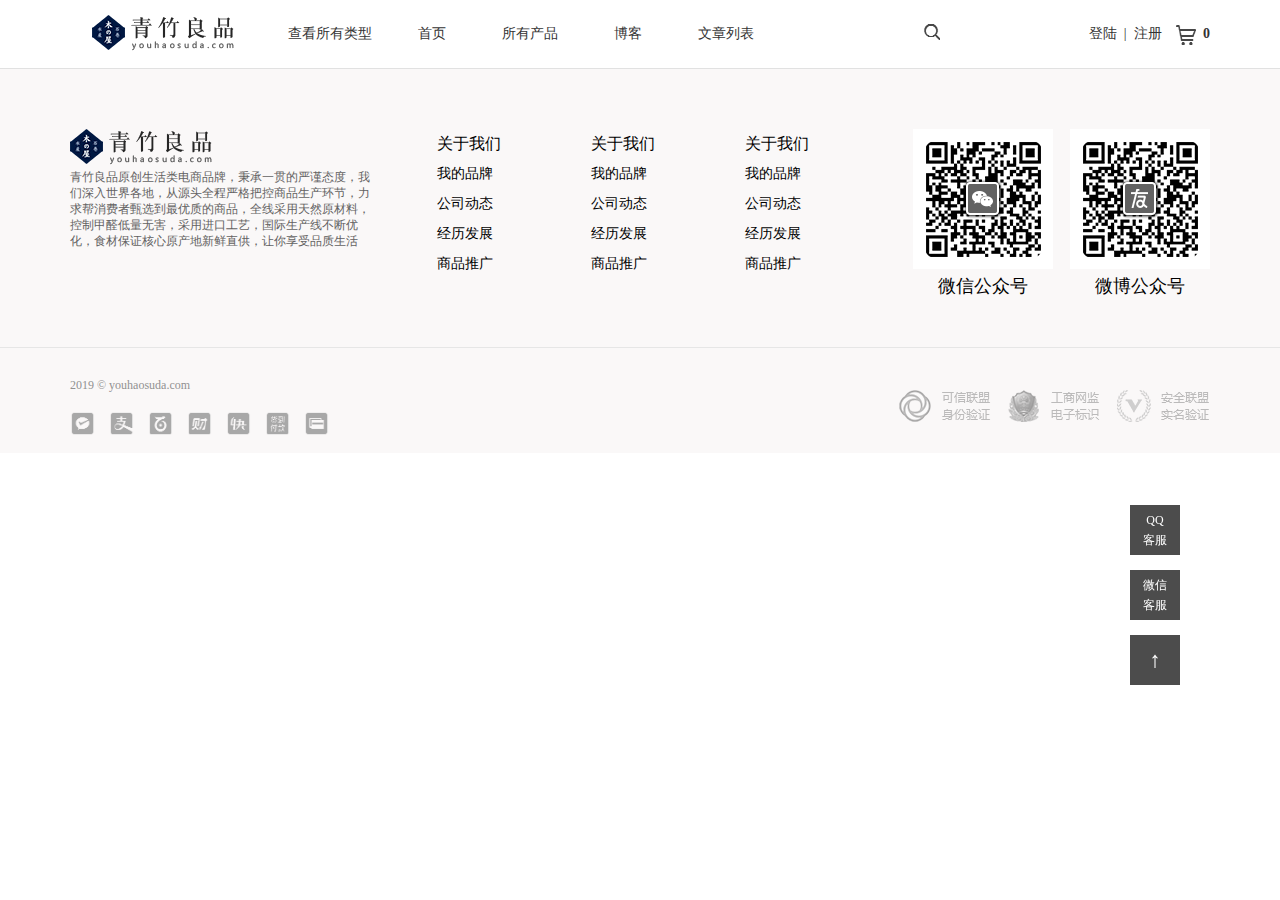
<file: 二级页面的公共样式.html>
<!DOCTYPE html>
<html lang="en">
<head>
	<meta charset="UTF-8">
	<title>Document</title>
	<!-- reset.css是清楚我页面的默认样式 -->
	<link rel="stylesheet" href="css/reset.css">
	<!-- 二级页面的公共样式代码 -->
	<link rel="stylesheet" href="css/common.css">
</head>
<body>
	<!-- header部分开始 -->
	<div class="header">
		<div class="header_c inner_c">
			<h1 class="logo">
				青竹商城
			</h1>
			<dl class = "allType">
				<dt><a href="#">查看所有类型</a></dt>
				<dd>
					<div class = "dd_inn">
						<ul class = "dd_cont">
							<li><a href="#">不锈钢</a></li>
							<li><a href="#">原料水泥</a></li>
							<li><a href="#">塑料</a></li>
							<li><a href="#">木质</a></li>
							<li><a href="#">陶瓷</a></li>
						</ul>
						<ul class="pro">
							<li>
								<a href="#">
									<div class="pic">
										<img src="images/img25.png" alt="">
									</div>
									<div class="content">
										<h3>简约木质餐盘</h3>
										<span>￥200</span>
									</div>
								</a>
								<div class="mask">
									<a href="#" class = "btn">查看详情</a>
								</div>
							</li>
							<li>
								<a href="#">
									<div class="pic">
										<img src="images/img26.png" alt="">
									</div>
									<div class="content">
										<h3>简约木质餐盘</h3>
										<span>￥200</span>
									</div>
								</a>
								<div class="mask">
									<a href="#" class = "btn">查看详情</a>
								</div>
							</li>
							<li>
								<a href="#">
									<div class="pic">
										<img src="images/img27.png" alt="">
									</div>
									<div class="content">
										<h3>简约木质餐盘</h3>
										<span>￥200</span>
									</div>
								</a>
								<div class="mask">
									<a href="#" class = "btn">查看详情</a>
								</div>
							</li>
						</ul>
					</div>
				</dd>
			</dl>
			<ul class="nav">
				<li><a href="#">首页</a></li>
				<li><a href="#">所有产品</a></li>
				<li><a href="#">博客</a></li>
				<li><a href="#">文章列表</a></li>
			</ul>
			<a href="#" class="search"></a>
			<div class="reg">
				<div class="ico">
					<span class = "ico_c"></span>
					<div class="settle">
						<p class="con">0件商品 共计：<span>￥0</span></p>
						<a href="#" class="btn">结算</a>
					</div>
					<span class = "con">
						0
					</span>
				</div>
				<div class = "reg_c">
					<a href="#" id="">登陆</a>
					<span>&nbsp;|&nbsp;</span>
					<a href="#">注册</a>
				</div>
			</div>
		</div>
	</div>
	<!-- header部分结束 -->

	<!-- footer部分开始 -->
	<div class="footer">
		<div class="footer_c inner_c">
			<div class="footer_top">
				<div class="bir">
					<a href="#">
						<img src="images/logo.png" alt="">
					</a>
					<div class="info">
						青竹良品原创生活类电商品牌，秉承一贯的严谨态度，我们深入世界各地，从源头全程严格把控商品生产环节，力求帮消费者甄选到最优质的商品，全线采用天然原材料，控制甲醛低量无害，采用进口工艺，国际生产线不断优化，食材保证核心原产地新鲜直供，让你享受品质生活
					</div>
				</div>
				<div class="about">
					<dl>
						<dt>
							<a href="#">
								关于我们
							</a>
						</dt>
						<dd>
							<a href="#">
								我的品牌
							</a>
						</dd>
						<dd>
							<a href="#">
								公司动态
							</a>
						</dd>
						<dd>
							<a href="#">
								经历发展
							</a>
						</dd>
						<dd>
							<a href="#">
								商品推广
							</a>
						</dd>
					</dl>
					<dl>
						<dt>
							<a href="#">
								关于我们
							</a>
						</dt>
						<dd>
							<a href="#">
								我的品牌
							</a>
						</dd>
						<dd>
							<a href="#">
								公司动态
							</a>
						</dd>
						<dd>
							<a href="#">
								经历发展
							</a>
						</dd>
						<dd>
							<a href="#">
								商品推广
							</a>
						</dd>
					</dl>
					<dl>
						<dt>
							<a href="#">
								关于我们
							</a>
						</dt>
						<dd>
							<a href="#">
								我的品牌
							</a>
						</dd>
						<dd>
							<a href="#">
								公司动态
							</a>
						</dd>
						<dd>
							<a href="#">
								经历发展
							</a>
						</dd>
						<dd>
							<a href="#">
								商品推广
							</a>
						</dd>
					</dl>
				</div>
				<div class="ewm">
					<p class="wx">
						<img src="images/img71.png" alt="">
						<span>微信公众号</span>
					</p>
					<p class="wb">
						<img src="images/img72.png" alt="">
						<span>微博公众号</span>
					</p>
				</div>
			</div>
		</div>
		<div class="footer_bar">
			<div class="footer_bar_c inner_c">
				<div class = "pay">
					<p class = "copy">
						2019 © youhaosuda.com
					</p>
					<p class = "ico">
						<a href="#">
							<img src="images/img81.png" alt="">
						</a>
						<a href="#">
							<img src="images/img82.png" alt="">
						</a>
						<a href="#">
							<img src="images/img83.png" alt="">
						</a>
						<a href="#">
							<img src="images/img84.png" alt="">
						</a>
						<a href="#">
							<img src="images/img85.png" alt="">
						</a>
						<a href="#">
							<img src="images/img86.png" alt="">
						</a>
						<a href="#">
							<img src="images/img87.png" alt="">
						</a>
					</p>
				</div>
				<div class="super">
					<a href="#" class = "pic1">
						
					</a>
					<a href="#" class = "pic2">
						
					</a>
					<a href="#" class = "pic3">
						
					</a>
				</div>
			</div>
		</div>
	</div>
	<!-- 返回顶部 -->
	<div class="lingpin_top">
		<a href="#" class = "qq">QQ<br/>客服</a>
		<a href="#" class = "wx">微信<br/>客服</a>
		<a href="#" class = "top_c">↑</a>
	</div>
</body>
</html>
</file>
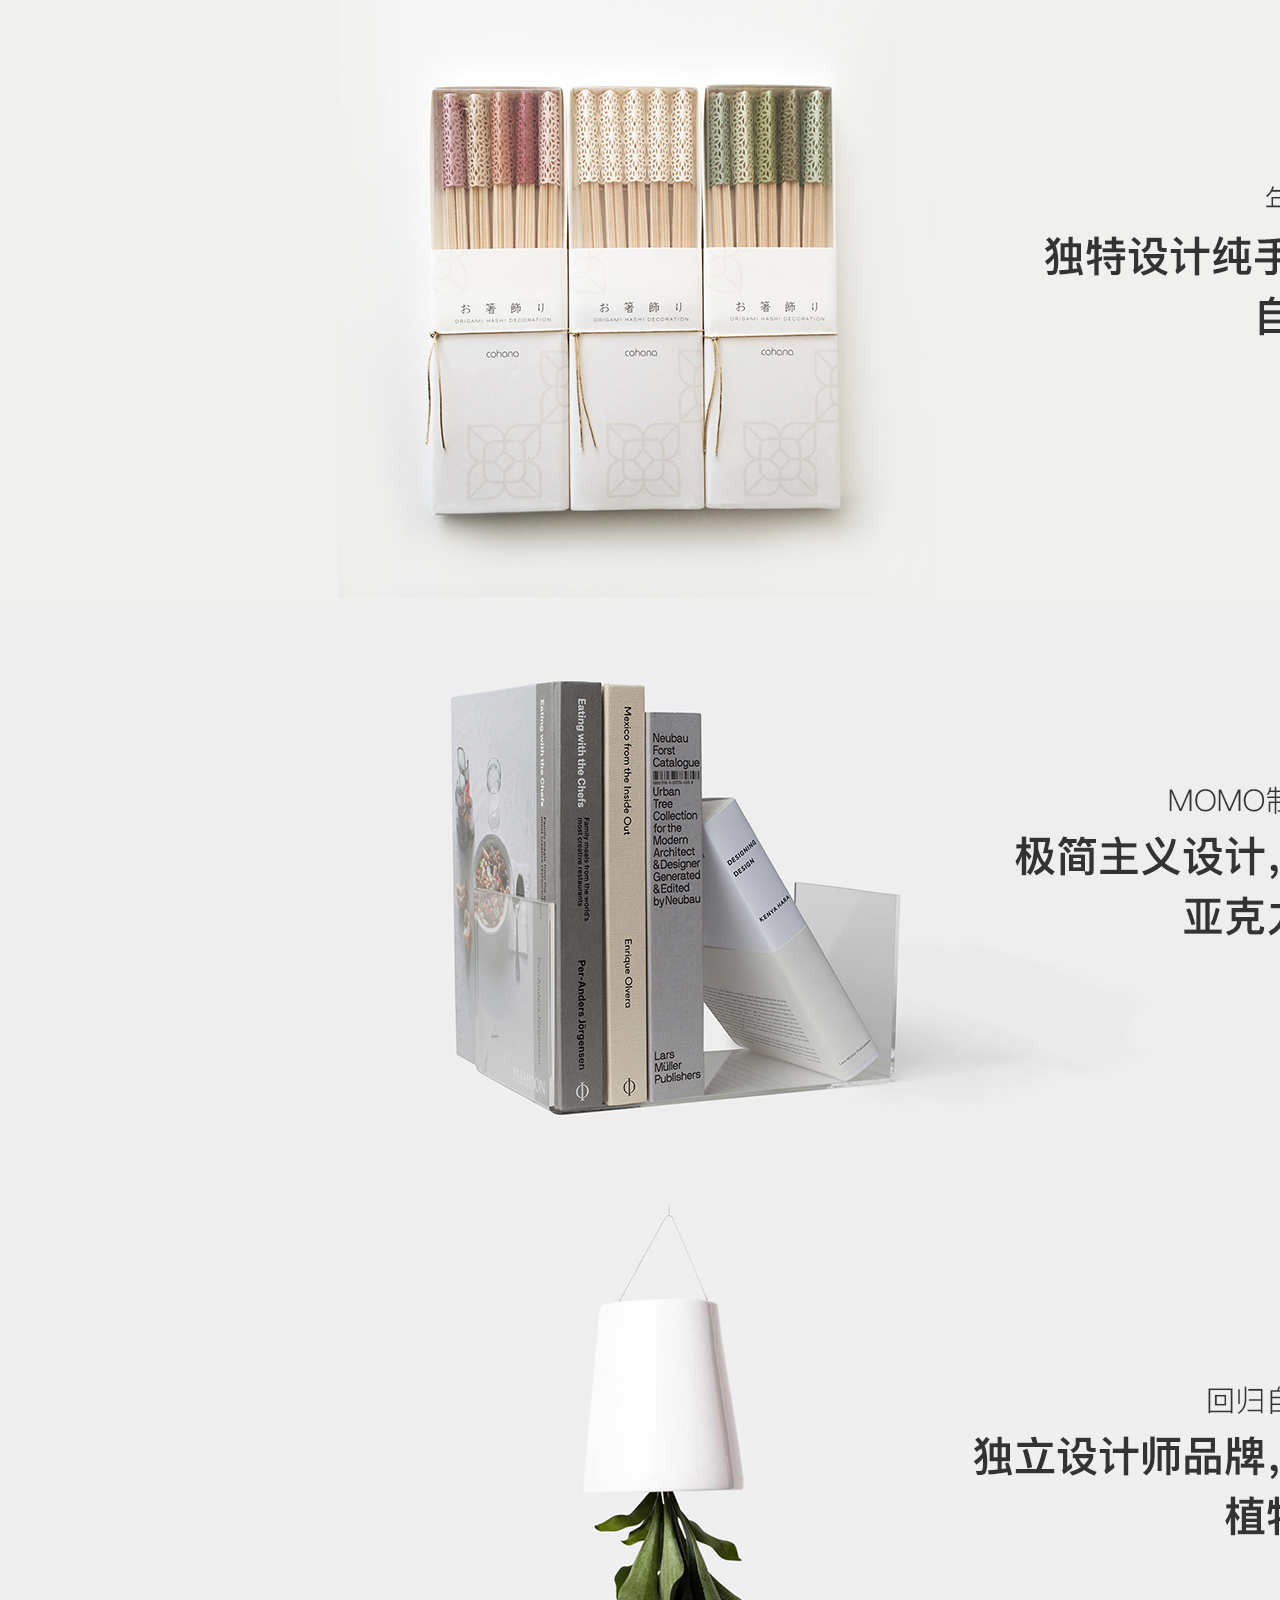
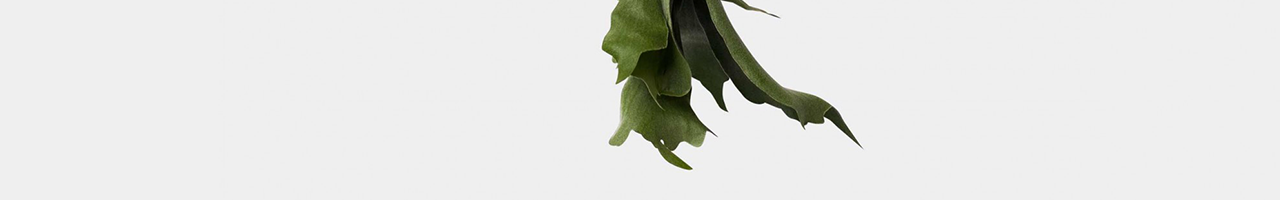
<file: 图片.html>
<!DOCTYPE html>
<html lang="en">
<head>
    <meta charset="UTF-8">
    <title>Title</title>
    <link rel="stylesheet" href="css/图片.css">
</head>
<body>
    <div id="banner">
        <ul class="imgList">
            <li style="z-index:1;"><a  href=""><img src="images/start.png" alt=""></a></li>
            <li><a  href=""><img src="images/start1.png" alt=""></a></li>
            <li ><a  href=""><img src="images/start2.png" alt=""></a></li>
        </ul>
        <div class="focusList">
            <span class="active"></span>
            <span></span>
            <span></span>
        </div>
    </div>
    <script src="jqurey.js"></script>
    <script src="图片.js"></script>
</body>
</html>
</file>
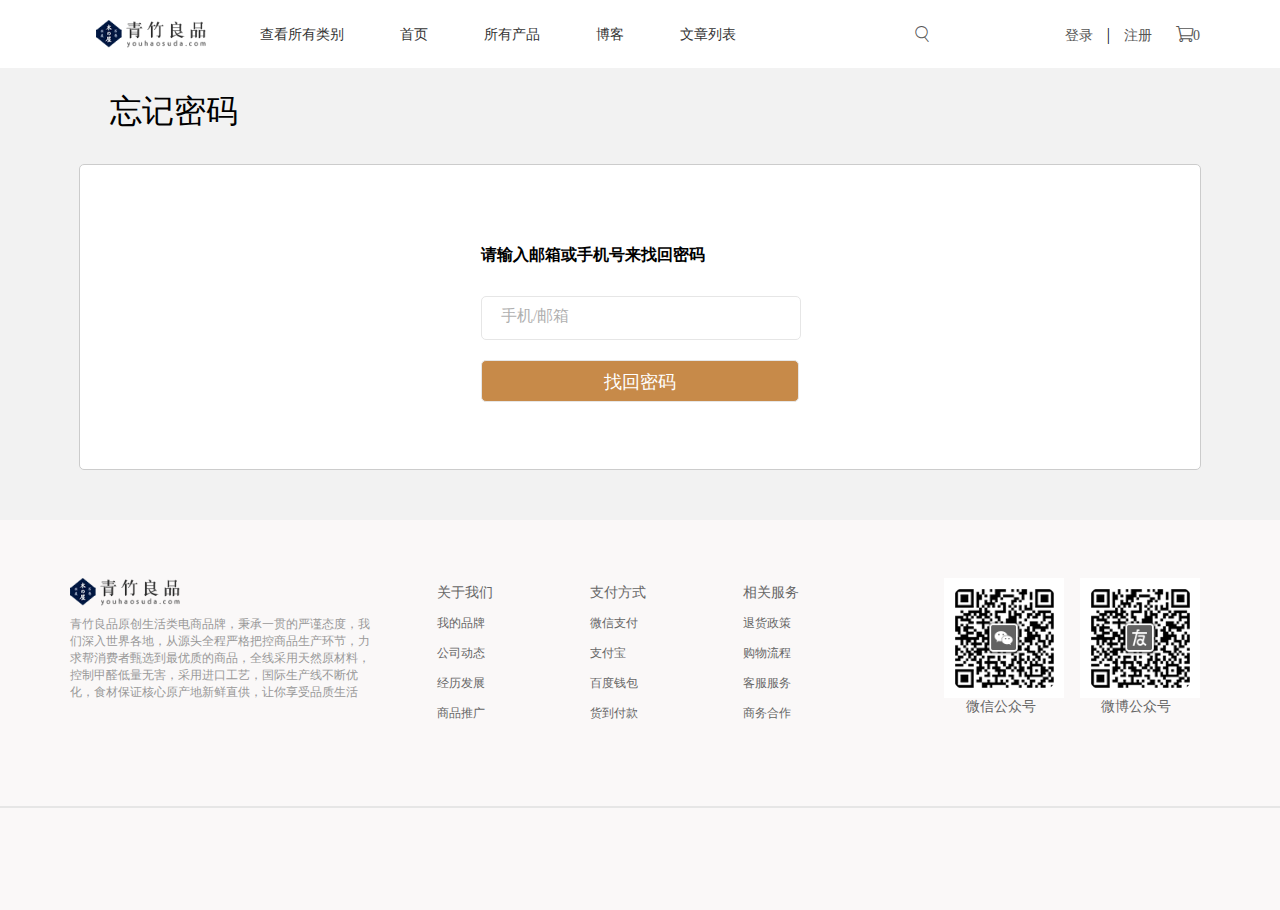
<file: 忘记密码.html>
<!DOCTYPE html>
<html lang="en">
<head>
    <meta charset="UTF-8">
    <title>Title</title>
    <link rel="stylesheet" href="css/青竹0.css">
    <link rel="stylesheet" href="iconfont/iconfont.css">
    <link rel="stylesheet" href="css/忘记密码.css">
    <link rel="stylesheet" href="css/青竹6.css">
</head>
<body>
    <div class="outer">
        <div class="inter">
            <a href=""class="logo"><img src="images/logo.png" alt=""></a>
            <ul>
                <li><a href="">查看所有类别</a></li>
                <li><a href="a青竹总界面.html">首页</a></li>
                <li><a href="">所有产品</a></li>
                <li><a href="">博客</a></li>
                <li><a href="">文章列表</a></li>
            </ul>
            <a href="" class="sousuo"><i class="icon iconfont icon-sousuo"></i></a>
            <div class="inter_right">
                <a href="./青竹登录.html">登录</a>
                <span>|</span>
                <a href="./青竹注册.html">注册</a>
                <a href=""><i class="icon iconfont icon-gouwuche" id="shop"></i>0</a>
            </div>
        </div>
        <div class="shop">
            <p>3件商品 总计:¥1111</p>
            <div class="shop1"><a href="购物车.html">去结算</a></div>
        </div>
        </div>
    <div class="outer8">
        <h1>忘记密码</h1>
        <div class="inter">
            <form action="">
                <p>请输入邮箱或手机号来找回密码</p>
                <div class="div">
                    <input type="text" name="username">
                    <span id="s1">手机/邮箱</span>
                </div>
                <input type="submit" value="找回密码" id="submit">
            </form>
        </div>
    </div>
    <div class="outer5">
        <div class="inter1">
            <div class="left">
                <a href=""><img src="images/logo.png" alt=""></a>
                <p>青竹良品原创生活类电商品牌，秉承一贯的严谨态度，我们深入世界各地，从源头全程严格把控商品生产环节，力求帮消费者甄选到最优质的商品，全线采用天然原材料，控制甲醛低量无害，采用进口工艺，国际生产线不断优化，食材保证核心原产地新鲜直供，让你享受品质生活</p>
            </div>
            <div class="center">
                <dl>
                    <dt><a href="">关于我们</a></dt>
                    <dd><a href="">我的品牌</a></dd>
                    <dd><a href="">公司动态</a></dd>
                    <dd><a href="">经历发展</a></dd>
                    <dd><a href="">商品推广</a></dd>
                </dl>
                <dl>
                    <dt><a href="">支付方式</a></dt>
                    <dd><a href="">微信支付</a></dd>
                    <dd><a href="">支付宝</a></dd>
                    <dd><a href="">百度钱包</a></dd>
                    <dd><a href="">货到付款</a></dd>
                </dl>
                <dl>
                    <dt><a href="">相关服务</a></dt>
                    <dd><a href="">退货政策</a></dd>
                    <dd><a href="">购物流程</a></dd>
                    <dd><a href="">客服服务</a></dd>
                    <dd><a href="">商务合作</a></dd>
                </dl>
            </div>
            <div class="right">
                <img src="images/weixin.png" alt="">
                <img src="images/weibo.png" alt="">
                <span>微信公众号</span>
                <span>微博公众号</span>
            </div>
        </div>
        <hr>
        <div class="inter2">

        </div>
    </div>

    <script src="jqurey.js"></script>
    <script src="忘记密码.js"></script>
    <script src="shop.js"></script>
</body>
</html>
</file>
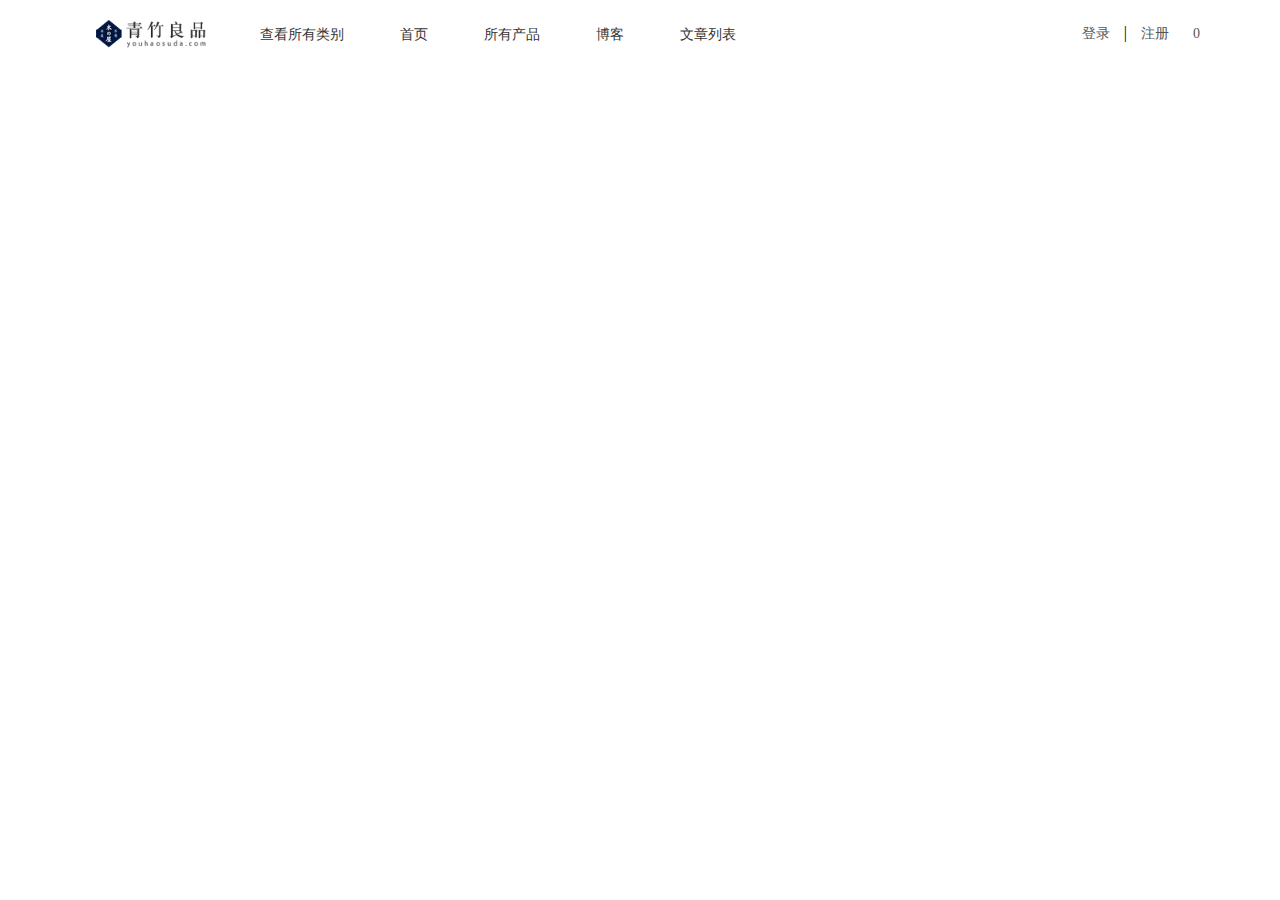
<file: 查看所有类别.html>
<!DOCTYPE html>
<html lang="en">
<head>
    <meta charset="UTF-8">
    <title>Title</title>
    <link rel="stylesheet" href="css/青竹0.css">
    <link rel="stylesheet" href="css/查看所有类别.css">
</head>
<body>
    <div class="outer">
        <div class="inter">
            <a href=""class="logo"><img src="images/logo.png" alt=""></a>
            <ul>
                <li><a href="" id="cha">查看所有类别</a></li>
                <li><a href="">首页</a></li>
                <li><a href="">所有产品</a></li>
                <li><a href="">博客</a></li>
                <li><a href="">文章列表</a></li>
            </ul>
            <a href="" class="sousuo"><i class="icon iconfont icon-sousuo"></i></a>
            <div class="inter_right">
                <a href="./青竹登录.html">登录</a>
                <span>|</span>
                <a href="./青竹注册.html">注册</a>
                <a href="./购物车.html"><i class="icon iconfont icon-gouwuche" id="shop"></i>0</a>
            </div>
            <div class="shop">
                <p>3件商品 总计:¥1111</p>
                <div class="shop1">
                    <a href="购物车.html">去结算</a>
                </div>
            </div>
            <div class="all">
                <div class="all1">
                    <a href="">不锈钢</a><br>
                    <a href="">原料水泥</a><br>
                    <a href="">塑料</a><br>
                    <a href="">木制</a><br>
                    <a href="">陶瓷</a>
                </div>
                <div class="all2">
                    <a href=""><img src="images/png13.png" alt=""></a>
                    <a href=""><img src="images/png14.png" alt=""></a>
                    <a href=""><img src="images/s1.png" alt=""></a>
                </div>
            </div>
        </div>
    </div>
    <script src="jqurey.js"></script>
    <script src="查看所有类别.js"></script>
</body>
</html>
</file>
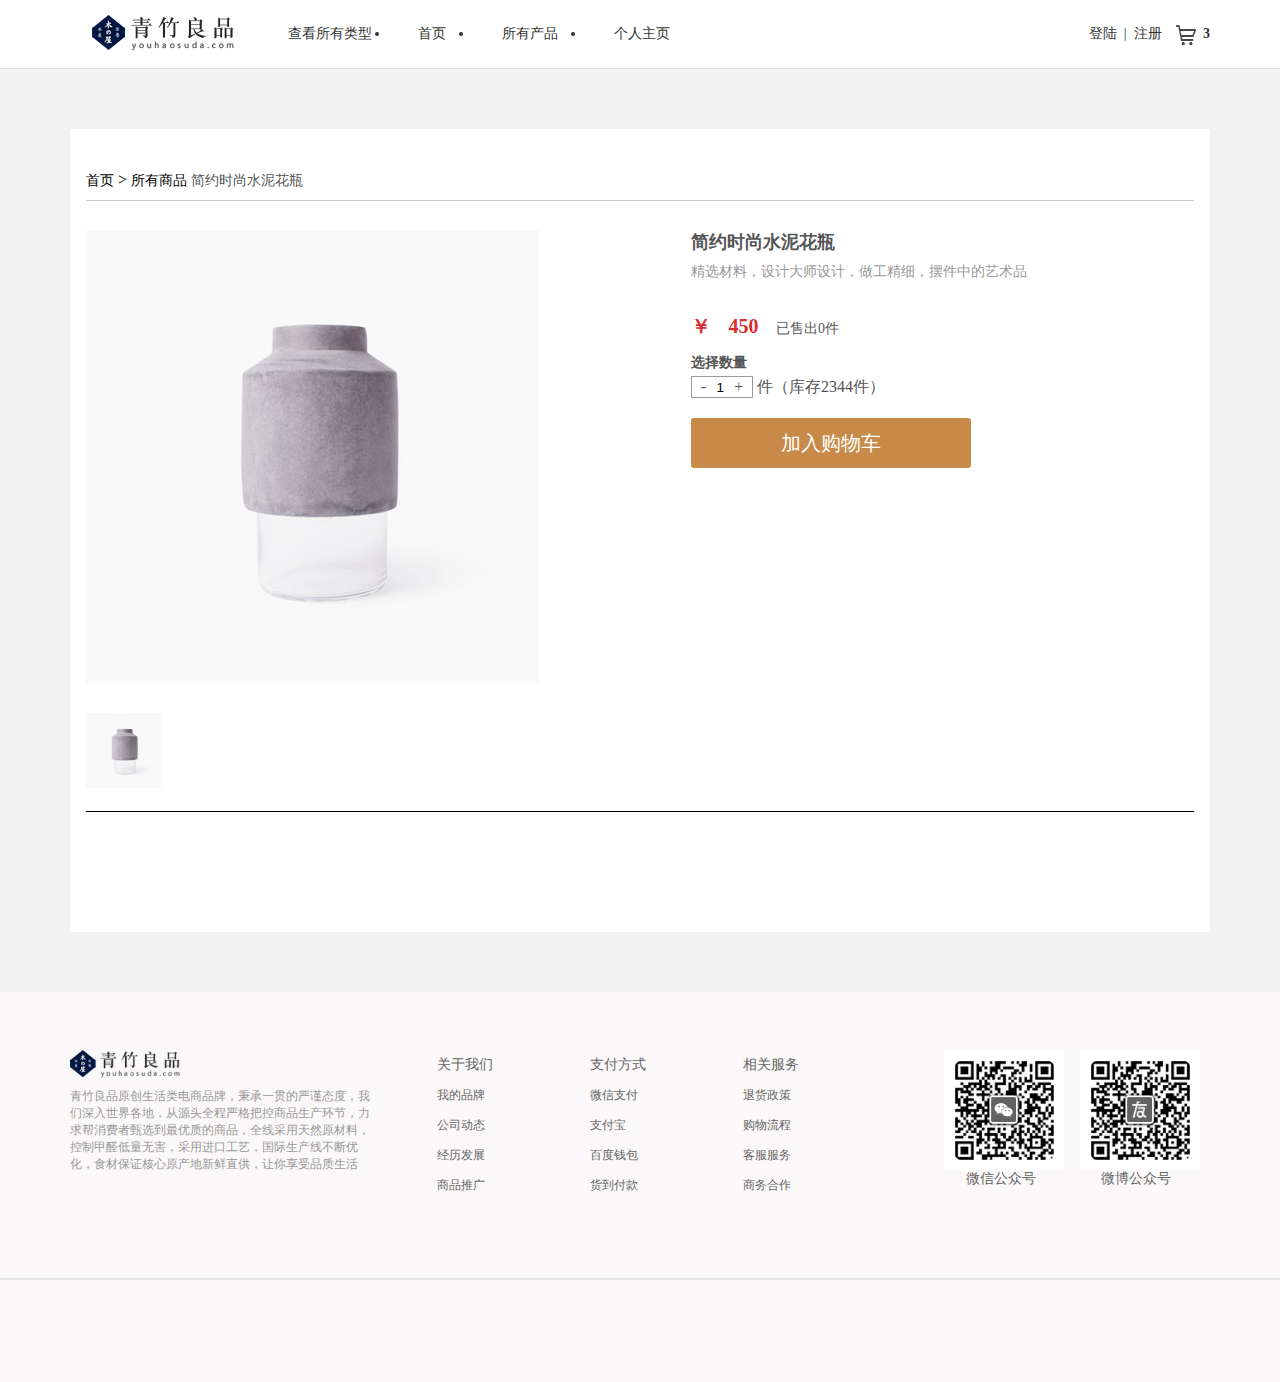
<file: 查看详情.html>
<!DOCTYPE html>
<html lang="en">
<head>
    <meta charset="UTF-8">
    <title>Title</title>
    <link rel="stylesheet" href="css/青竹0.css">
    <link rel="stylesheet" href="iconfont/iconfont.css">
    <link rel="stylesheet" href="css/查看详情.css">
    <link rel="stylesheet" href="css/青竹6.css">
    <link rel="stylesheet" href="css/common.css">
</head>
<body>
    <div class="header">
		<div class="header_c inner_c">
			<h1 class="logo">
				青竹商城
			</h1>
			<dl class = "allType">
				<dt><a href="#">查看所有类型</a></dt>
				<dd>
					<div class = "dd_inn">
						<ul class = "dd_cont">
							<li><a href="#">不锈钢</a></li>
							<li><a href="#">原料水泥</a></li>
							<li><a href="#">塑料</a></li>
							<li><a href="#">木质</a></li>
							<li><a href="#">陶瓷</a></li>
						</ul>
						<ul class="pro">
							<li>
								<a href="#">
									<div class="pic">
										<img src="images/img25.png" alt="">
									</div>
									<div class="content">
										<h3>简约木质餐盘</h3>
										<span>￥200</span>
									</div>
								</a>
								<div class="mask">
									<a href="#" class = "btn">查看详情</a>
								</div>
							</li>
							<li>
								<a href="#">
									<div class="pic">
										<img src="images/img26.png" alt="">
									</div>
									<div class="content">
										<h3>简约木质餐盘</h3>
										<span>￥200</span>
									</div>
								</a>
								<div class="mask">
									<a href="#" class = "btn">查看详情</a>
								</div>
							</li>
							<li>
								<a href="#">
									<div class="pic">
										<img src="images/img27.png" alt="">
									</div>
									<div class="content">
										<h3>简约木质餐盘</h3>
										<span>￥200</span>
									</div>
								</a>
								<div class="mask">
									<a href="#" class = "btn">查看详情</a>
								</div>
							</li>
						</ul>
					</div>
				</dd>
			</dl>
			<ul class="nav">
				<li><a href="a青竹总界面.html">首页</a></li>
				<li><a href="allproducts.html">所有产品</a></li>
				<li><a href="me.html">个人主页</a></li>
			</ul>
			<div class="reg">
				<div class="ico">
					<span class = "ico_c"></span>
					<div class="settle">
						<p class="con">3件商品 共计：<span>￥1310</span></p>
						<a href="购物车.html" class="btn">结算</a>
					</div>
					<span class = "con">
						3
					</span>
				</div>
				<div class = "reg_c">
					<a href="land.html" id="">登陆</a>
					<span>&nbsp;|&nbsp;</span>
					<a href="registe.html">注册</a>
				</div>
			</div>
		</div>
	</div>
    <div class="outer10">
        <div class="inter1">
            <div class="inter11">
                <a href="a青竹总界面.html">首页</a> > <a href="">所有商品</a>  <span>简约时尚水泥花瓶</span>
            </div>
        </div>
        <div class="inter2">
            <div class="inter21">
                <a href=""><img src="images/png2.png" alt=""></a>
                <a href="" class="small"><img src="images/png2.png" alt=""></a>
            </div>
            <div class="inter22">
                <h1> 简约时尚水泥花瓶</h1>
                <p>精选材料，设计大师设计，做工精细，摆件中的艺术品</p>
                <div class="inter221">
                    <span class="s1">￥</span>
                    <span class="s2">450</span>
                    已售出<span class="s3">0</span>件
                </div>
                <h3>选择数量</h3>
                <div class="inter222">
                    <div class="inter2221">
                        <a href="" class="sub"> - </a>
                        <input type="text" value="1" class="count">
                        <a href="" class="add">+</a>
                    </div>

                    件（库存<span>2344</span>件）
                    <a href="购物车.html" class="car">加入购物车</a>
                </div>
            </div>
        </div>
    </div>
    <div class="outer5">
        <div class="inter1">
            <div class="left">
                <a href=""><img src="images/logo.png" alt=""></a>
                <p>青竹良品原创生活类电商品牌，秉承一贯的严谨态度，我们深入世界各地，从源头全程严格把控商品生产环节，力求帮消费者甄选到最优质的商品，全线采用天然原材料，控制甲醛低量无害，采用进口工艺，国际生产线不断优化，食材保证核心原产地新鲜直供，让你享受品质生活</p>
            </div>
            <div class="center">
                <dl>
                    <dt><a href="">关于我们</a></dt>
                    <dd><a href="">我的品牌</a></dd>
                    <dd><a href="">公司动态</a></dd>
                    <dd><a href="">经历发展</a></dd>
                    <dd><a href="">商品推广</a></dd>
                </dl>
                <dl>
                    <dt><a href="">支付方式</a></dt>
                    <dd><a href="">微信支付</a></dd>
                    <dd><a href="">支付宝</a></dd>
                    <dd><a href="">百度钱包</a></dd>
                    <dd><a href="">货到付款</a></dd>
                </dl>
                <dl>
                    <dt><a href="">相关服务</a></dt>
                    <dd><a href="">退货政策</a></dd>
                    <dd><a href="">购物流程</a></dd>
                    <dd><a href="">客服服务</a></dd>
                    <dd><a href="">商务合作</a></dd>
                </dl>
            </div>
            <div class="right">
                <img src="images/weixin.png" alt="">
                <img src="images/weibo.png" alt="">
                <span>微信公众号</span>
                <span>微博公众号</span>
            </div>
        </div>
        <hr>
        <div class="inter2">

        </div>
    </div>

    <script src="jqurey.js"></script>
    <script src="查看详情.js"></script>
</body>
</html>
</file>
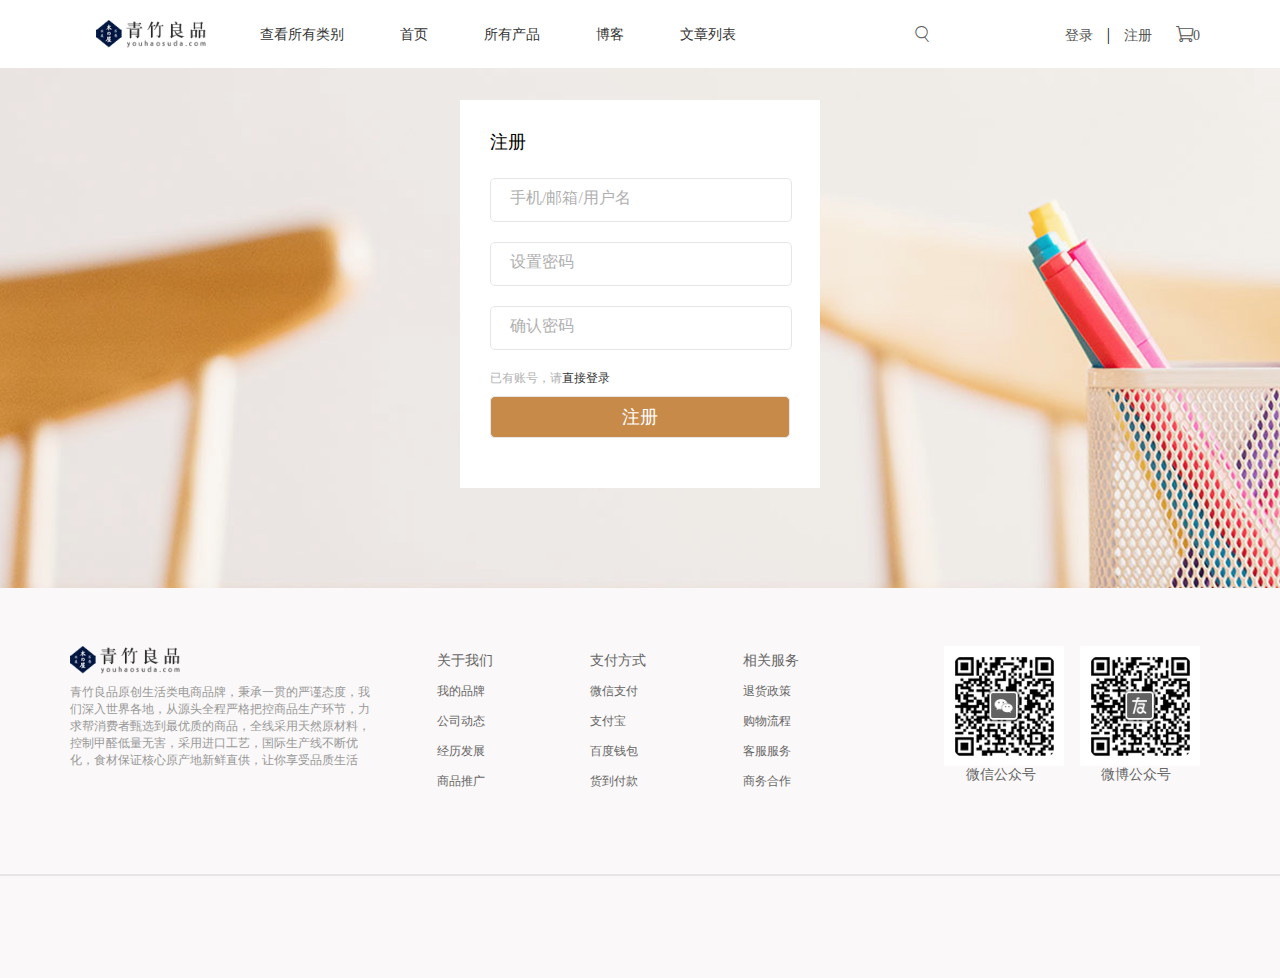
<file: 青竹注册.html>
<!DOCTYPE html>
<html lang="en">
<head>
    <meta charset="UTF-8">
    <title>Title</title>
    <link rel="stylesheet" href="css/青竹0.css">
    <link rel="stylesheet" href="css/青竹注册.css">
    <link rel="stylesheet" href="iconfont/iconfont.css">
    <link rel="stylesheet" href="css/青竹6.css">
</head>
<body>

    <div class="outer">
        <div class="inter">
            <a href=""class="logo"><img src="images/logo.png" alt=""></a>
            <ul>
                <li><a href="">查看所有类别</a></li>
                <li><a href="a青竹总界面.html">首页</a></li>
                <li><a href="">所有产品</a></li>
                <li><a href="">博客</a></li>
                <li><a href="">文章列表</a></li>
            </ul>
            <a href="" class="sousuo"><i class="icon iconfont icon-sousuo"></i></a>
            <div class="inter_right">
                <a href="./青竹登录.html">登录</a>
                <span>|</span>
                <a href="./青竹注册.html">注册</a>
                <a href=""><i class="icon iconfont icon-gouwuche" id="shop"></i>0</a>
            </div>
        </div>
        <div class="shop">
            <p>3件商品 总计:¥1111</p>
            <div class="shop1"><a href="购物车.html">去结算</a>
            </div>
        </div>
        </div>
    <div class="outer7">
        <h4>注册</h4>
        <form action="">
            <div class="div">
                <input type="text" name="username">
                <span id="s1">手机/邮箱/用户名</span>
            </div>
            <div class="div div1">
                <input type="text" name="code">
                <span id="sp1">手机验证码</span>
                <span class="sp2">获取验证码</span>
            </div>
            <div class="div">
                <input type="password" name="password">
                <span id="s2">设置密码</span>
            </div>
            <div class="div">
                <input type="password" name="repassword">
                <span id="s3">确认密码</span>
            </div>
            <div class="inter1">
                <span>已有账号，请</span><a href="./青竹登录.html">直接登录</a>
            </div>
            <input type="submit" value="注册" id="submit">
        </form>
        <div>

        </div>
    </div>
    <div class="outer5">
        <div class="inter1">
            <div class="left">
                <a href=""><img src="images/logo.png" alt=""></a>
                <p>青竹良品原创生活类电商品牌，秉承一贯的严谨态度，我们深入世界各地，从源头全程严格把控商品生产环节，力求帮消费者甄选到最优质的商品，全线采用天然原材料，控制甲醛低量无害，采用进口工艺，国际生产线不断优化，食材保证核心原产地新鲜直供，让你享受品质生活</p>
            </div>
            <div class="center">
                <dl>
                    <dt><a href="">关于我们</a></dt>
                    <dd><a href="">我的品牌</a></dd>
                    <dd><a href="">公司动态</a></dd>
                    <dd><a href="">经历发展</a></dd>
                    <dd><a href="">商品推广</a></dd>
                </dl>
                <dl>
                    <dt><a href="">支付方式</a></dt>
                    <dd><a href="">微信支付</a></dd>
                    <dd><a href="">支付宝</a></dd>
                    <dd><a href="">百度钱包</a></dd>
                    <dd><a href="">货到付款</a></dd>
                </dl>
                <dl>
                    <dt><a href="">相关服务</a></dt>
                    <dd><a href="">退货政策</a></dd>
                    <dd><a href="">购物流程</a></dd>
                    <dd><a href="">客服服务</a></dd>
                    <dd><a href="">商务合作</a></dd>
                </dl>
            </div>
            <div class="right">
                <img src="images/weixin.png" alt="">
                <img src="images/weibo.png" alt="">
                <span>微信公众号</span>
                <span>微博公众号</span>
            </div>
        </div>
        <hr>
        <div class="inter2">

        </div>
    </div>

    <script src="青竹注册.js"></script>
    <script src="jqurey.js"></script>
    <script src="shop.js"></script>
</body>
</html>
</file>
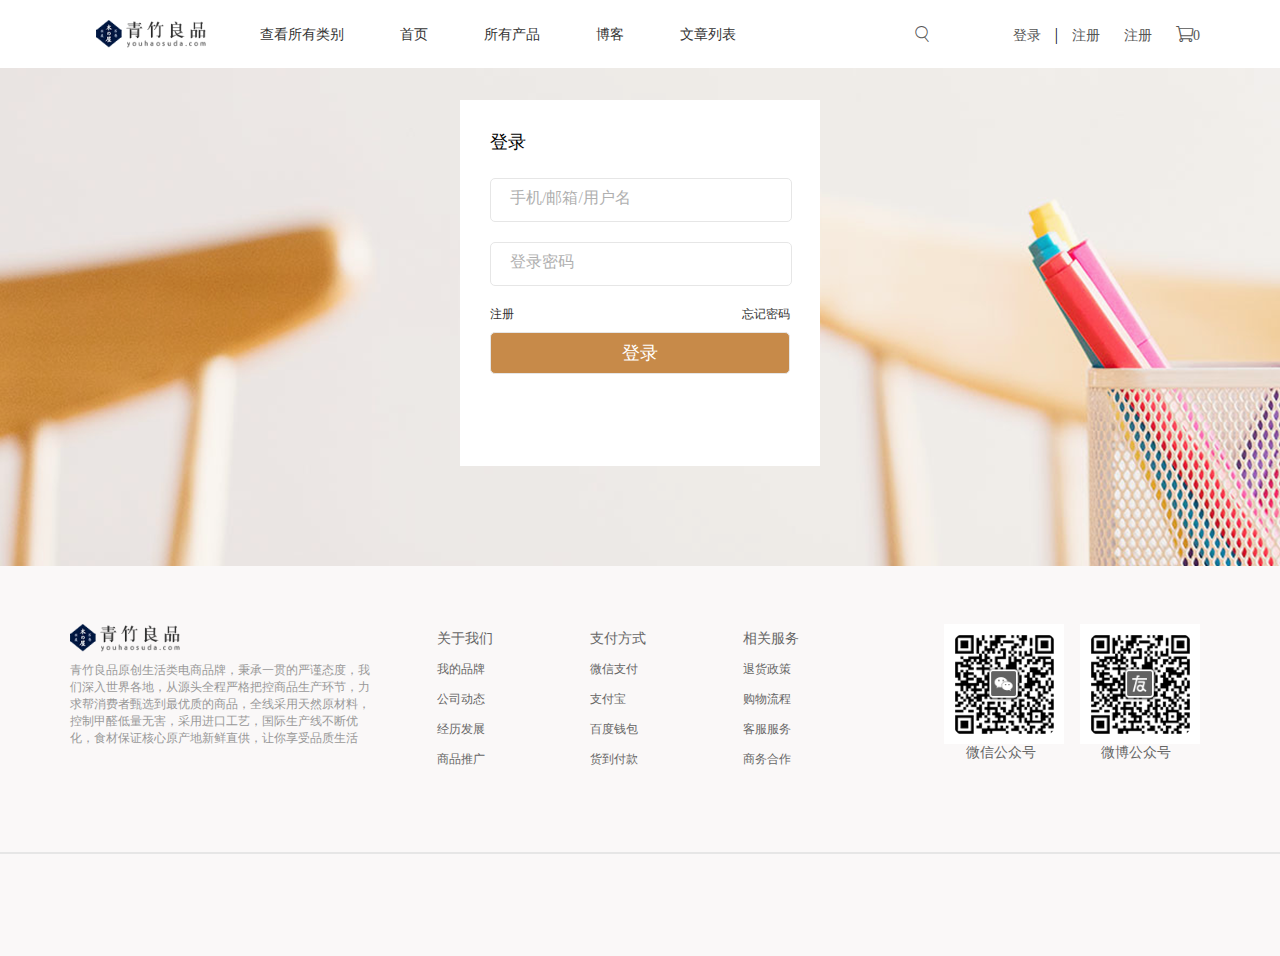
<file: 青竹登录.html>
<!DOCTYPE html>
<html lang="en">
<head>
    <meta charset="UTF-8">
    <title>Title</title>
    <link rel="stylesheet" href="css/青竹0.css">
    <link rel="stylesheet" href="css/青竹登录.css">
    <link rel="stylesheet" href="iconfont/iconfont.css">
    <link rel="stylesheet" href="css/青竹6.css">
<body>
    <div class="outer">
    <div class="inter">
        <a href=""class="logo"><img src="images/logo.png" alt=""></a>
        <ul>
            <li><a href="">查看所有类别</a></li>
            <li><a href="a青竹总界面.html">首页</a></li>
            <li><a href="">所有产品</a></li>
            <li><a href="">博客</a></li>
            <li><a href="">文章列表</a></li>
        </ul>
        <a href="" class="sousuo"><i class="icon iconfont icon-sousuo"></i></a>
        <div class="inter_right">
            <a href="./青竹登录.html">登录</a>
            <span>|</span>
            <a href="./青竹注册.html">注册</a>
            <a href="./青竹注册.html">注册</a>
            <a href=""><i class="icon iconfont icon-gouwuche" id="shop"></i>0</a>
        </div>
    </div>
        <div class="shop">
            <p>3件商品 总计:¥1111</p>
            <div class="shop1"><a href="购物车.html">去结算</a></div>
        </div>
    </div>
    <div class="outer6">
        <h4>登录</h4>
        <form action="">
            <div class="div">
                <input type="text" name="username">
                <span id="s1">手机/邮箱/用户名</span>
            </div>
            <div  class="div">
                <input type="password" name="password">
                <span id="s2">登录密码</span>
            </div>
            <div class="inter1">
                <a href="./青竹注册.html">注册</a>
                <a href="./忘记密码.html" class="right">忘记密码</a>
            </div>
            <input type="submit" value="登录" id="submit">
        </form>
        <div>

        </div>
    </div>
    <div class="outer5">
        <div class="inter1">
            <div class="left">
                <a href=""><img src="images/logo.png" alt=""></a>
                <p>青竹良品原创生活类电商品牌，秉承一贯的严谨态度，我们深入世界各地，从源头全程严格把控商品生产环节，力求帮消费者甄选到最优质的商品，全线采用天然原材料，控制甲醛低量无害，采用进口工艺，国际生产线不断优化，食材保证核心原产地新鲜直供，让你享受品质生活</p>
            </div>
            <div class="center">
                <dl>
                    <dt><a href="">关于我们</a></dt>
                    <dd><a href="">我的品牌</a></dd>
                    <dd><a href="">公司动态</a></dd>
                    <dd><a href="">经历发展</a></dd>
                    <dd><a href="">商品推广</a></dd>
                </dl>
                <dl>
                    <dt><a href="">支付方式</a></dt>
                    <dd><a href="">微信支付</a></dd>
                    <dd><a href="">支付宝</a></dd>
                    <dd><a href="">百度钱包</a></dd>
                    <dd><a href="">货到付款</a></dd>
                </dl>
                <dl>
                    <dt><a href="">相关服务</a></dt>
                    <dd><a href="">退货政策</a></dd>
                    <dd><a href="">购物流程</a></dd>
                    <dd><a href="">客服服务</a></dd>
                    <dd><a href="">商务合作</a></dd>
                </dl>
            </div>
            <div class="right">
                <img src="images/weixin.png" alt="">
                <img src="images/weibo.png" alt="">
                <span>微信公众号</span>
                <span>微博公众号</span>
            </div>
        </div>
        <hr>
        <div class="inter2">

        </div>
    </div>
    <script src="青竹登录.js"></script>
    <script src="jqurey.js"></script>
    <script src="shop.js"></script>
</body>
</html>
</file>
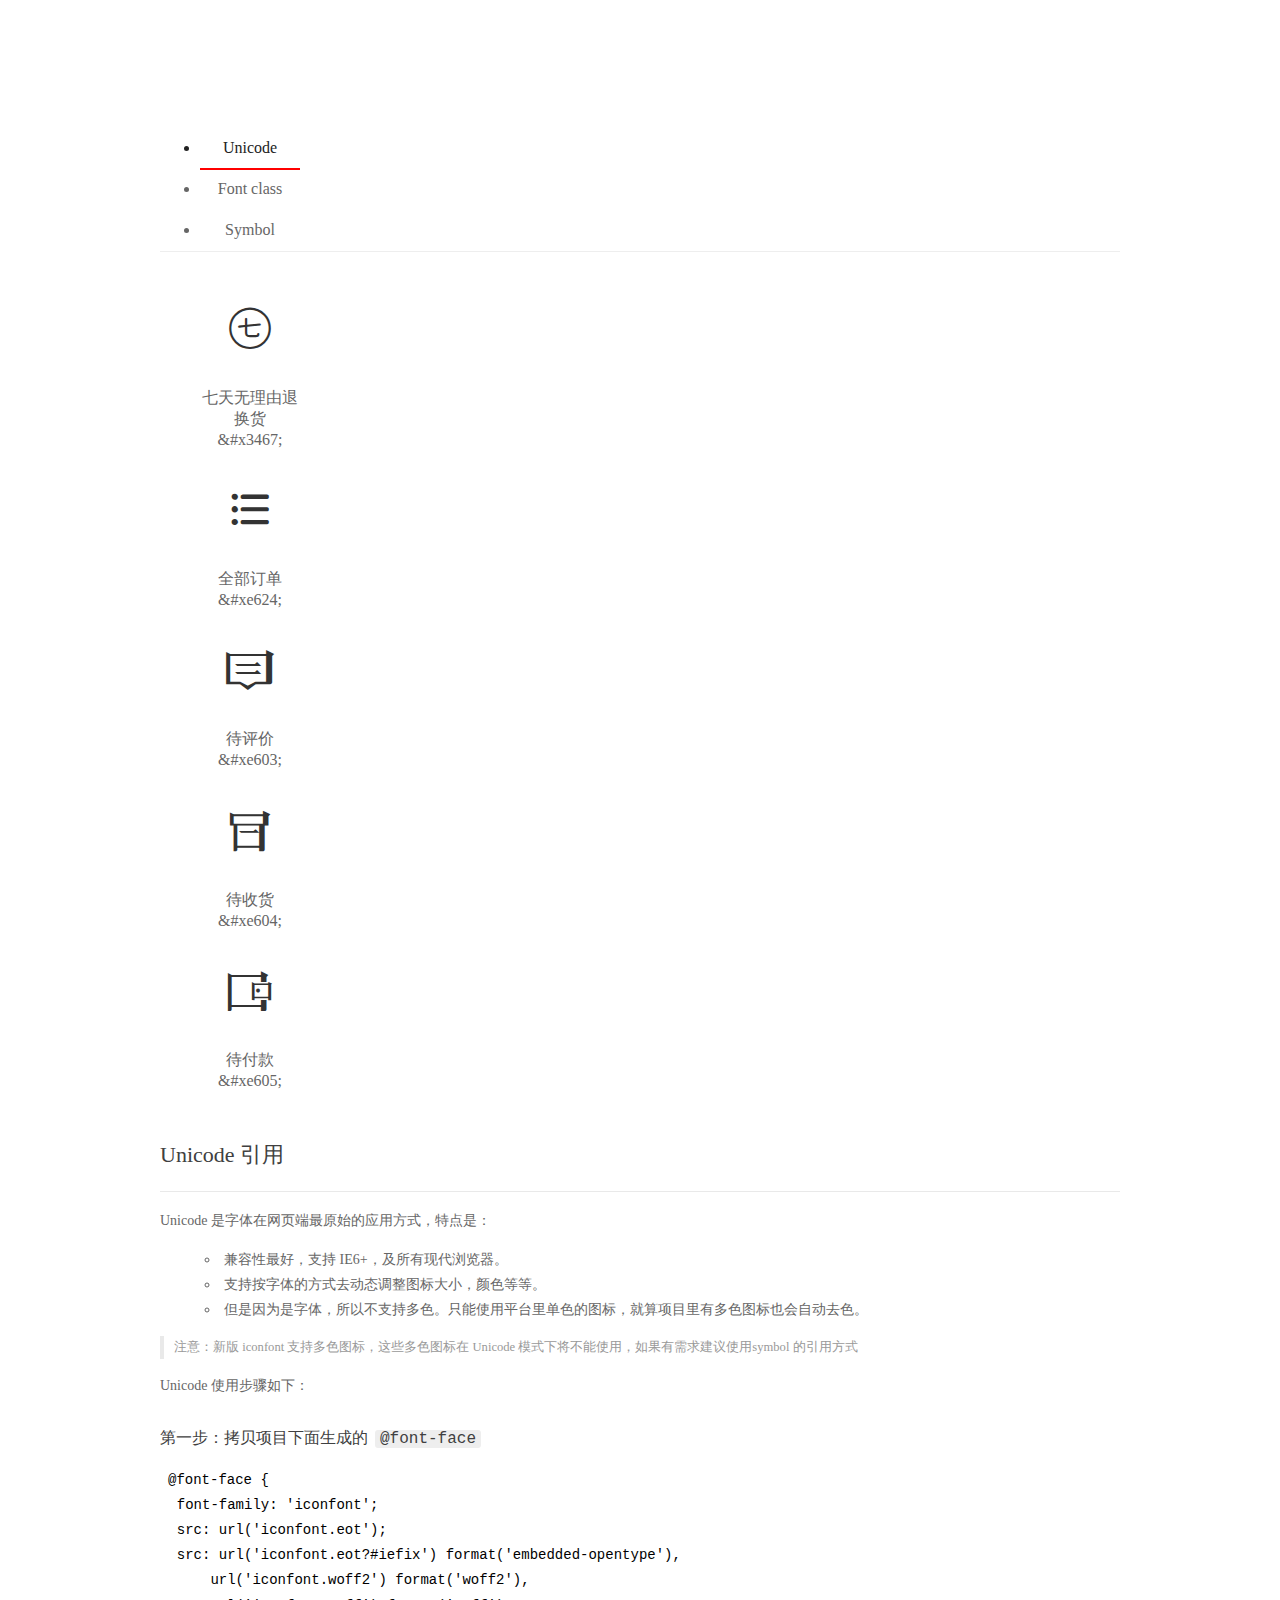
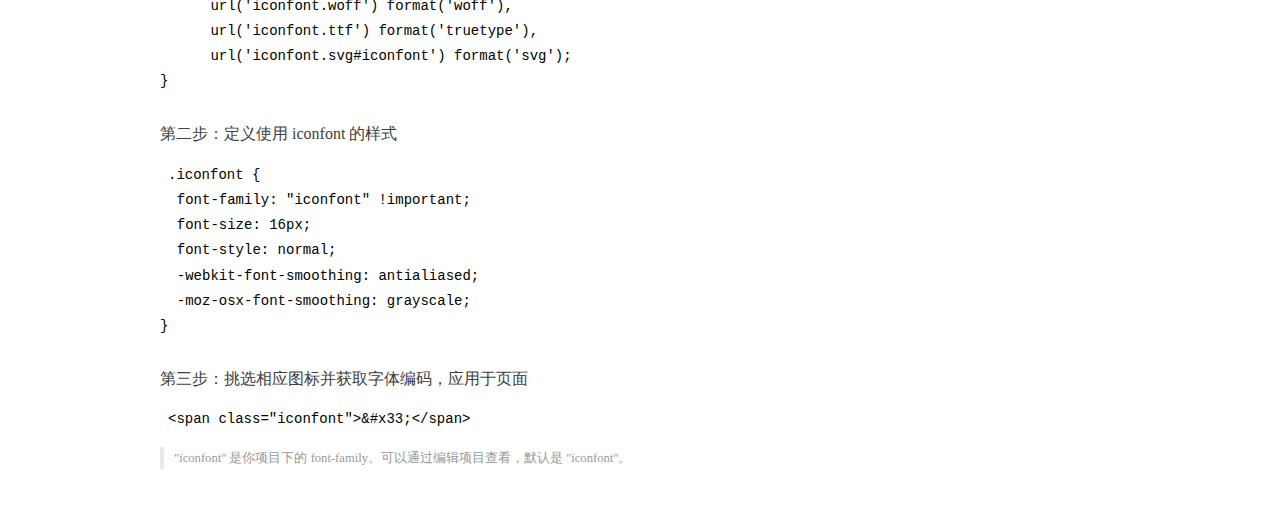
<file: css/demo_index.html>
<!DOCTYPE html>
<html>
<head>
  <meta charset="utf-8"/>
  <title>IconFont Demo</title>
  <link rel="shortcut icon" href="https://img.alicdn.com/tps/i4/TB1_oz6GVXXXXaFXpXXJDFnIXXX-64-64.ico" type="image/x-icon"/>
  <link rel="stylesheet" href="https://g.alicdn.com/thx/cube/1.3.2/cube.min.css">
  <link rel="stylesheet" href="demo.css">
  <link rel="stylesheet" href="iconfont.css">
  <script src="iconfont.js"></script>
  <!-- jQuery -->
  <script src="https://a1.alicdn.com/oss/uploads/2018/12/26/7bfddb60-08e8-11e9-9b04-53e73bb6408b.js"></script>
  <!-- 代码高亮 -->
  <script src="https://a1.alicdn.com/oss/uploads/2018/12/26/a3f714d0-08e6-11e9-8a15-ebf944d7534c.js"></script>
</head>
<body>
  <div class="main">
    <h1 class="logo"><a href="https://www.iconfont.cn/" title="iconfont 首页" target="_blank">&#xe86b;</a></h1>
    <div class="nav-tabs">
      <ul id="tabs" class="dib-box">
        <li class="dib active"><span>Unicode</span></li>
        <li class="dib"><span>Font class</span></li>
        <li class="dib"><span>Symbol</span></li>
      </ul>
      
    </div>
    <div class="tab-container">
      <div class="content unicode" style="display: block;">
          <ul class="icon_lists dib-box">
          
            <li class="dib">
              <span class="icon iconfont">&#x3467;</span>
                <div class="name">七天无理由退换货</div>
                <div class="code-name">&amp;#x3467;</div>
              </li>
          
            <li class="dib">
              <span class="icon iconfont">&#xe624;</span>
                <div class="name">全部订单</div>
                <div class="code-name">&amp;#xe624;</div>
              </li>
          
            <li class="dib">
              <span class="icon iconfont">&#xe603;</span>
                <div class="name">待评价</div>
                <div class="code-name">&amp;#xe603;</div>
              </li>
          
            <li class="dib">
              <span class="icon iconfont">&#xe604;</span>
                <div class="name">待收货</div>
                <div class="code-name">&amp;#xe604;</div>
              </li>
          
            <li class="dib">
              <span class="icon iconfont">&#xe605;</span>
                <div class="name">待付款</div>
                <div class="code-name">&amp;#xe605;</div>
              </li>
          
          </ul>
          <div class="article markdown">
          <h2 id="unicode-">Unicode 引用</h2>
          <hr>

          <p>Unicode 是字体在网页端最原始的应用方式，特点是：</p>
          <ul>
            <li>兼容性最好，支持 IE6+，及所有现代浏览器。</li>
            <li>支持按字体的方式去动态调整图标大小，颜色等等。</li>
            <li>但是因为是字体，所以不支持多色。只能使用平台里单色的图标，就算项目里有多色图标也会自动去色。</li>
          </ul>
          <blockquote>
            <p>注意：新版 iconfont 支持多色图标，这些多色图标在 Unicode 模式下将不能使用，如果有需求建议使用symbol 的引用方式</p>
          </blockquote>
          <p>Unicode 使用步骤如下：</p>
          <h3 id="-font-face">第一步：拷贝项目下面生成的 <code>@font-face</code></h3>
<pre><code class="language-css"
>@font-face {
  font-family: 'iconfont';
  src: url('iconfont.eot');
  src: url('iconfont.eot?#iefix') format('embedded-opentype'),
      url('iconfont.woff2') format('woff2'),
      url('iconfont.woff') format('woff'),
      url('iconfont.ttf') format('truetype'),
      url('iconfont.svg#iconfont') format('svg');
}
</code></pre>
          <h3 id="-iconfont-">第二步：定义使用 iconfont 的样式</h3>
<pre><code class="language-css"
>.iconfont {
  font-family: "iconfont" !important;
  font-size: 16px;
  font-style: normal;
  -webkit-font-smoothing: antialiased;
  -moz-osx-font-smoothing: grayscale;
}
</code></pre>
          <h3 id="-">第三步：挑选相应图标并获取字体编码，应用于页面</h3>
<pre>
<code class="language-html"
>&lt;span class="iconfont"&gt;&amp;#x33;&lt;/span&gt;
</code></pre>
          <blockquote>
            <p>"iconfont" 是你项目下的 font-family。可以通过编辑项目查看，默认是 "iconfont"。</p>
          </blockquote>
          </div>
      </div>
      <div class="content font-class">
        <ul class="icon_lists dib-box">
          
          <li class="dib">
            <span class="icon iconfont icon-qitianwuliyoutuihuanhuo"></span>
            <div class="name">
              七天无理由退换货
            </div>
            <div class="code-name">.icon-qitianwuliyoutuihuanhuo
            </div>
          </li>
          
          <li class="dib">
            <span class="icon iconfont icon-weibiaoti2fuzhi07"></span>
            <div class="name">
              全部订单
            </div>
            <div class="code-name">.icon-weibiaoti2fuzhi07
            </div>
          </li>
          
          <li class="dib">
            <span class="icon iconfont icon-9daipingjia3x"></span>
            <div class="name">
              待评价
            </div>
            <div class="code-name">.icon-9daipingjia3x
            </div>
          </li>
          
          <li class="dib">
            <span class="icon iconfont icon-7daishouhuo3x"></span>
            <div class="name">
              待收货
            </div>
            <div class="code-name">.icon-7daishouhuo3x
            </div>
          </li>
          
          <li class="dib">
            <span class="icon iconfont icon-6daifukuan3x"></span>
            <div class="name">
              待付款
            </div>
            <div class="code-name">.icon-6daifukuan3x
            </div>
          </li>
          
        </ul>
        <div class="article markdown">
        <h2 id="font-class-">font-class 引用</h2>
        <hr>

        <p>font-class 是 Unicode 使用方式的一种变种，主要是解决 Unicode 书写不直观，语意不明确的问题。</p>
        <p>与 Unicode 使用方式相比，具有如下特点：</p>
        <ul>
          <li>兼容性良好，支持 IE8+，及所有现代浏览器。</li>
          <li>相比于 Unicode 语意明确，书写更直观。可以很容易分辨这个 icon 是什么。</li>
          <li>因为使用 class 来定义图标，所以当要替换图标时，只需要修改 class 里面的 Unicode 引用。</li>
          <li>不过因为本质上还是使用的字体，所以多色图标还是不支持的。</li>
        </ul>
        <p>使用步骤如下：</p>
        <h3 id="-fontclass-">第一步：引入项目下面生成的 fontclass 代码：</h3>
<pre><code class="language-html">&lt;link rel="stylesheet" href="./iconfont.css"&gt;
</code></pre>
        <h3 id="-">第二步：挑选相应图标并获取类名，应用于页面：</h3>
<pre><code class="language-html">&lt;span class="iconfont icon-xxx"&gt;&lt;/span&gt;
</code></pre>
        <blockquote>
          <p>"
            iconfont" 是你项目下的 font-family。可以通过编辑项目查看，默认是 "iconfont"。</p>
        </blockquote>
      </div>
      </div>
      <div class="content symbol">
          <ul class="icon_lists dib-box">
          
            <li class="dib">
                <svg class="icon svg-icon" aria-hidden="true">
                  <use xlink:href="#icon-qitianwuliyoutuihuanhuo"></use>
                </svg>
                <div class="name">七天无理由退换货</div>
                <div class="code-name">#icon-qitianwuliyoutuihuanhuo</div>
            </li>
          
            <li class="dib">
                <svg class="icon svg-icon" aria-hidden="true">
                  <use xlink:href="#icon-weibiaoti2fuzhi07"></use>
                </svg>
                <div class="name">全部订单</div>
                <div class="code-name">#icon-weibiaoti2fuzhi07</div>
            </li>
          
            <li class="dib">
                <svg class="icon svg-icon" aria-hidden="true">
                  <use xlink:href="#icon-9daipingjia3x"></use>
                </svg>
                <div class="name">待评价</div>
                <div class="code-name">#icon-9daipingjia3x</div>
            </li>
          
            <li class="dib">
                <svg class="icon svg-icon" aria-hidden="true">
                  <use xlink:href="#icon-7daishouhuo3x"></use>
                </svg>
                <div class="name">待收货</div>
                <div class="code-name">#icon-7daishouhuo3x</div>
            </li>
          
            <li class="dib">
                <svg class="icon svg-icon" aria-hidden="true">
                  <use xlink:href="#icon-6daifukuan3x"></use>
                </svg>
                <div class="name">待付款</div>
                <div class="code-name">#icon-6daifukuan3x</div>
            </li>
          
          </ul>
          <div class="article markdown">
          <h2 id="symbol-">Symbol 引用</h2>
          <hr>

          <p>这是一种全新的使用方式，应该说这才是未来的主流，也是平台目前推荐的用法。相关介绍可以参考这篇<a href="">文章</a>
            这种用法其实是做了一个 SVG 的集合，与另外两种相比具有如下特点：</p>
          <ul>
            <li>支持多色图标了，不再受单色限制。</li>
            <li>通过一些技巧，支持像字体那样，通过 <code>font-size</code>, <code>color</code> 来调整样式。</li>
            <li>兼容性较差，支持 IE9+，及现代浏览器。</li>
            <li>浏览器渲染 SVG 的性能一般，还不如 png。</li>
          </ul>
          <p>使用步骤如下：</p>
          <h3 id="-symbol-">第一步：引入项目下面生成的 symbol 代码：</h3>
<pre><code class="language-html">&lt;script src="./iconfont.js"&gt;&lt;/script&gt;
</code></pre>
          <h3 id="-css-">第二步：加入通用 CSS 代码（引入一次就行）：</h3>
<pre><code class="language-html">&lt;style&gt;
.icon {
  width: 1em;
  height: 1em;
  vertical-align: -0.15em;
  fill: currentColor;
  overflow: hidden;
}
&lt;/style&gt;
</code></pre>
          <h3 id="-">第三步：挑选相应图标并获取类名，应用于页面：</h3>
<pre><code class="language-html">&lt;svg class="icon" aria-hidden="true"&gt;
  &lt;use xlink:href="#icon-xxx"&gt;&lt;/use&gt;
&lt;/svg&gt;
</code></pre>
          </div>
      </div>

    </div>
  </div>
  <script>
  $(document).ready(function () {
      $('.tab-container .content:first').show()

      $('#tabs li').click(function (e) {
        var tabContent = $('.tab-container .content')
        var index = $(this).index()

        if ($(this).hasClass('active')) {
          return
        } else {
          $('#tabs li').removeClass('active')
          $(this).addClass('active')

          tabContent.hide().eq(index).fadeIn()
        }
      })
    })
  </script>
</body>
</html>
</file>
<file: css/common.css>
/* 公共类，设置页面的版心 */


.inner_c{
	/* 版心的宽度 */
	width: 1140px;
	/* 居中显示 */
	margin: 0 auto;
}
/* 设置a标签的下划线 */
a{
	text-decoration: none;
	color: inherit;
}
/* 设置遮罩，公共类 */
.mask{
	width: 100%;
	height: 100%;
	position: absolute;
	top: 0;
	left: 0;
	background: rgba(0,0,0,.2);
	display: none;
}
.mask .btn{
	width: 138px;
	height: 52px;
	position: absolute;
	background: #C78A49;
	color: #fff;
	text-align: center;
	line-height: 52px;
	border-radius: 3px;
	top: 50%;
	left: 50%;
	margin-top: -26px;
	margin-left: -69px;

}
/* qingzhu_content中标题部分的公共类 */
.title{
	text-align: center;
	height: 92px;
	padding-top: 40px;
}
.title h2{
	font-size:23px;
	font-weight: bold;
	color: #000000;
	line-height: 54px;

}
.title .info{
	color: #999999;
	font-size: 16px;
}
/* 产品部分共类 */
.pub_pro li img{
	width: 100%;
}
.pub_pro li .cont{
	text-align: center;
	padding-top: 20px;
	font-size: 14px;
}
.pub_pro li .cont h3{
	line-height: 36px;
	color: #000;
	font-weight: bold;
}
.pub_pro li .cont span{
	color: #DB2E2E;
}
/* header部分 */
.header{
	width: 100%;
	height: 68px;
	border-bottom: 1px solid #E1E1E1;
	font-size: 14px;
	color: #333333;
	position: relative;
	top: 0;
	left: 0;
	background: #fff;
	z-index: 999;
}
.header .header_c{
	height: 68px;

}
.header .header_c h1{
	width: 200px;
	height: 68px;
	background: url(../images/logo.png)no-repeat 22px 15px;
	text-indent: -999em;
	overflow: hidden;
	float: left;
}
.header .header_c .allType{
	float: left;
	line-height: 68px;
}
.header .header_c .allType dt{
	width: 120px;
	height: 68px;
	text-align: center;
}
.header .header_c .allType dt a{
	display: block;
}
.header .header_c .allType dt:hover{
	background: #E6D6C6;
}
.header .header_c .allType dd{
	height: 340px;
	width: 100%;
	position: absolute;
	left: 0px;
	top: 68px;
	display: none;
	background: #fff;
}
.header .header_c .allType:hover dd{
	display: block;
}
.header .header_c .allType .dd_inn{
	width: 968px;
	margin: 0 auto;
	padding-left: 280px;
	padding-top: 60px;
}	
.header .header_c .allType .dd_inn .dd_cont{
	line-height: 38px;
	width: 232px;
	float: left;
}
.header .header_c .allType .dd_inn .dd_cont li a{
	text-decoration: none;
	color: #1F1F1F;
}
.header .header_c .allType .dd_inn .dd_cont li a:hover{
	color: #E3BE96;
}
.header .header_c .allType .dd_inn .pro{
	width: 710px; 
	height: 280px;
	float: left;
}
.header .header_c .allType .dd_inn .pro li{
	width: 173px;
	height: 280px;
	margin-right: 60px;
	float: left;
	position: relative;
}
.header .header_c .allType .dd_inn .pro li:hover .mask{
	display: block;
}
.header .header_c .allType .dd_inn .pro li .pic img{
	width: 100%;
}
.header .header_c .allType .dd_inn .pro li .content{
	line-height: 30px;
	text-align: center;
	font-size: 12px;
}

.header .header_c .allType .dd_inn .pro li .content span{
	color: #DB2E2E;
}
.header .header_c .nav{
	float: left;
	line-height: 68px;
}
.header .header_c .nav li{
	float: left;
	padding: 0 28px;
}
.header .header_c .nav li a{
	display: block;
}
.header .header_c .nav li:hover{
	background: #E6D6C6;
}
.header .header_c .search{
	width: 25px;
	height: 25px;
	background: url(../images/img00.png);
	float: left;
	margin-top: 20px;
	margin-left: 138px;
}
.header .header_c .reg{
	float: right;
	line-height: 68px;
	position: relative;
	text-align: right;
}
.header .header_c .reg a{
	display: inline-block;
}
.header .header_c .reg .ico .ico_c{
	display: inline-block;
	width: 28px;
	height: 26px;
	background: url(../images/0.png);
	vertical-align: middle;
	margin-left: 10px;
}
.header .header_c .reg .con{
	font-weight: bold;
}

.header .header_c .reg .settle{
	width: 230px;
	height: 114px;
	background: purple;
	position: absolute;
	right: 2px;
	top: 69px;
	padding: 10px;
	background: #F2F2F2;
	border: 1px solid #DDDDDD;
	border-top: none;
	text-align: center;
	display: none;
}
.header .header_c .reg .settle a{
	display: block;
	height: 44px;
	background: #C78A49;
	color: #fff;
	line-height: 44px;
	font-size: 14px;
	border-radius: 4px;
}
.header .header_c .reg .reg_c{
	float: right;
}
.header .header_c .reg .ico{
	float: right;
}
.header .header_c .reg .settle p span{
	color: #DB2E2E;
}
.header .header_c .reg .ico:hover .settle{
	display: block;
}

/* footer部分 */
.footer{
	background: #FAF8F8;
}
.footer .footer_c .footer_top{
	height: 158px;
	padding: 60px 0;
}
.footer .footer_c .footer_top .bir{
	width: 300px;
	float: left;
	margin-right: 67px;
}
.footer .footer_c .footer_top .bir .info{
	line-height: 16px;
	font-size: 12px;
	color: #636262;
}
.footer .footer_c .footer_top .bir .info:hover{
	color: #C78A49;
}
.footer .footer_c .footer_top .about{
	float: left;
	line-height: 30px;
}
.footer .footer_c .footer_top .about dl{
	margin-right: 90px;
	float: left;
}
.footer .footer_c .footer_top .about dt{
	font-size: 16px;
}
.footer .footer_c .footer_top .about dt:hover{
	color: #C78A49;
}
.footer .footer_c .footer_top .about dd{
	font-size: 14px;
}
.footer .footer_c .footer_top .about dd:hover{
	color: #C78A49;
}
.footer .footer_c .footer_top .ewm{
	float: right;
}
.footer .footer_c .footer_top .ewm .wx{
	float: left;
	margin-right: 17px;
	width: 140px;
	text-align: center;
	color: #000;
	font-size: 18px;
}
.footer .footer_c .footer_top .ewm .wb{
	float: left;
	width: 140px;
	text-align: center;
	color: #000;
	font-size: 18px;
}
.footer .footer_c .footer_top .ewm p:hover{
	color: #C78A49;
}
.footer .footer_bar{
	width: 100%;
	height: 105px;
	border-top: 1px solid #E6E6E6;
}
.footer .footer_bar .footer_bar_c{
	padding-top: 30px;
}
.footer .footer_bar .footer_bar_c .pay{
	float: left;
}
.footer .footer_bar .footer_bar_c .pay .copy{
	color: #919191;
	font-size: 12px;
}
.footer .footer_bar .footer_bar_c .pay .ico{
	height: 25px;
	margin-top: 18px;
}
.footer .footer_bar .footer_bar_c .pay .ico a{
	display: inline-block;
	width: 25px;
	height: 25px;
	background: purple;
	margin-right: 10px;
}
.footer .footer_bar .footer_bar_c .pay .ico a img{
	width: 100%;
}
.footer .footer_bar .footer_bar_c .super{
	float: right;
	padding-top: 10px;
}
.footer .footer_bar .footer_bar_c .super a{
	display: inline-block;
	width: 95px;
	height: 36px;
	background: url(../images/img881.png);
	margin-left: 10px;
}
.footer .footer_bar .footer_bar_c .super a.pic2{
	background: url(../images/img891.png);
}
.footer .footer_bar .footer_bar_c .super a.pic3{
	background: url(../images/img901.png);
}
.footer .footer_bar .footer_bar_c .super a.pic1:hover{
	background: url(../images/img88.png);
}
.footer .footer_bar .footer_bar_c .super a.pic2:hover{
	background: url(../images/img89.png);
}
.footer .footer_bar .footer_bar_c .super a.pic3:hover{
	background: url(../images/img90.png);
}
/* 返回顶部 */
.lingpin_top{
	width: 50px;
	position: fixed;
	right: 100px;
	bottom: 200px;
}
.lingpin_top a{
	display: block;
	width: 40px;
	height: 40px;
	padding: 5px;
	font-size: 12px;
	line-height: 20px;
	text-align: center;
	background: rgba(0,0,0,.7);
	margin-bottom: 15px;
	color: #fff;
}
.lingpin_top a.top_c{
	font-size: 22px;
	line-height: 40px;
}
</file>
<file: css/allproducts.css>
.s_content{
	width: 100%;
	background: #F2F2F2;
	padding-bottom: 60px;

}
.s_content .s_content_c{
	padding-top: 69px;
	background: #fff;
}
.s_content .s_content_c .s_info{
	padding: 10px;
}
.s_content .s_content_c .s_info .s_title{
	line-height: 40px;
	border-bottom: 1px solid #DDDDDD;
	font-size: 14px;
	color: #555555;
	padding-top: 20px;
}
.s_content .s_content_c .s_info .s_title a{
	color: #000;
}
.s_content .s_content_c .s_info .screen{
	padding: 30px 0;
	margin-bottom: 10px;
}
.s_content .s_content_c .s_info .screen table{
	width: 100%;
	line-height: 53px;
	font-size: 12px;
}
.s_content .s_content_c .s_info .screen table tr{
	border: 1px solid #ddd;
	overflow: hidden;
}
.s_content .s_content_c .s_info .screen table th{
	border-right: 1px solid #DDDDDD;
	width: 90px;
	text-align: center;
	font-weight: bold;
	color: #555555;
}
.s_content .s_content_c .s_info .screen table td{
	padding-left: 10px;
	
}
.s_content .s_content_c .s_info .screen table td a{
	margin-right: 30px;
}
.s_content .s_content_c .s_info .screen table td a:hover{
	text-decoration: underline;
}
.s_content .s_content_c .s_info .screen table .t2{
	background: #F3F4F4;
}
.s_content .s_content_c .s_info .fun{
	padding: 0 20px;
	font-size: 14px;
	color: #999999;
	height: 46px;
	line-height: 46px;
	overflow: hidden;
	margin-bottom: 10px;
}
.s_content .s_content_c .s_info .fun .sort{
	float: left;
}
.s_content .s_content_c .s_info .fun .sort a{
	padding: 8px 10px;
	margin: 5px;
	border: 1px solid #999;
	display: inline-block;
	line-height: 12px;
	border-radius: 2px;
}
.s_content .s_content_c .s_info .fun .sort a:hover{
	text-decoration: underline;
}
.s_content .s_content_c .s_info .fun .sort a i{
	display: inline-block;
	width: 15px;
	height: 15px;
	background: url(../images/ico1.png);
	position: relative;
	top: 3px;
}
.s_content .s_content_c .s_info .fun .sort a.s2 i{
	background: url(../images/ico2.png);
}
.s_content .s_content_c .s_info .fun .sort a.s3 i{
	background: url(../images/ico3.png);
}
.s_content .s_content_c .s_info .fun .swi{
	float: left;
	margin-left: 20px;
}
.s_content .s_content_c .s_info .fun .swi a{
	display: inline-block;
	width: 38px;
	height: 16px;
	background: #909090;
	border: 2px solid #999;
	border-radius: 10px;
	vertical-align: middle;
}
.s_content .s_content_c .s_info .fun .swi a i{
	display: block;
	width: 16px;
	height: 16px;
	border-radius: 50%;
	background: #fff;
}
.s_content .s_content_c .s_info .total{
	float: right;
	color: #000;
}
.s_content .s_content_c .s_info .total span{
	color: #999;
}
.s_content .s_content_c .s_info .s_prod{
	overflow: hidden;
}
.s_content .s_content_c .s_info .s_prod ul{
	overflow: hidden;
	width: 1164px;
}
.s_content .s_content_c .s_info .s_prod ul li{
	width: 246px;
	height: 362px;
	margin-right: 45px;
	margin-bottom: 30px;
	float: left;
	position: relative;
}
.s_content .s_content_c .s_info .s_prod ul li img{
	width: 100%;
}
.s_content .s_content_c .s_info .s_prod ul li:hover .mask{
	display: block;
}
.s_content .s_content_c .s_info .pages{
	text-align: right;
	color: #A3A3A3;
}

.s_content .s_content_c .s_info .pages .tol{
	display: inline-block;
	width: 30px;
	height: 30px;
	color: #999;
	text-align: center;
	line-height: 30px;
	border-radius: 3px;
	margin: 0 3px;
}
.s_content .s_content_c .s_info .pages .cur{
	background: #9DAFB8;
	color: #fff;
}
.s_content .s_content_c .s_info .pages .tol:hover{
	background: #9DAFB8;
	color: #fff;
}
</file>
<file: css/青竹0.css>
*{
    margin: 0 auto;
    padding: 0;
}
img{
    vertical-align: middle;
}
a{
    text-decoration: none;
}
.outer{
    position: fixed;
    top: 0;
    left: 0;
    width: 100%;
    height: 68px;
    background-color: #FFFFFF;
    z-index: 99;
    /*margin: 0 auto;*/
}
.inter{
    width: 1140px;
    height: 68px;
    background-color: #FFFFFF;
    /*background-color: gainsboro;*/
    margin: 0 auto;
}
.inter .logo{
    float: left;
    width: 162px;
    height: 100%;
    text-align: center;
}
.inter .logo img{
    width: 110px;
    margin: 20px auto;
    height: 27.88px;
    line-height: 27.88px;
}
.inter ul li{
    float: left;
    list-style: none;
    padding: 0 28px;
    height: 68px;
    line-height: 68px;
}
.inter ul li:hover{
    background-color: #E6D6C6;
}
.inter ul li a{
    font-size: 14px;
    color: #333;
}
.inter .sousuo{
    margin-left: 150px;
    height: 68px;
    line-height: 68px;
    color: #555;
}
.inter .inter_right{
    float: right;
}
.inter .inter_right a{
    font-size: 14px;
    color: #555;
    height: 68px;
    line-height: 68px;
    padding: 10px;
}
.outer .picture{
    display: block;
    height: 100%;
    width: 100%;

}
.picture img{
    margin: 0 auto;
    height: 421.56px;
    margin-top: 68px;
}
.outer .shop{
    position: fixed;
    top: 65px;
    right: 50px;
    width: 250px;
    height: 100px;
    background-color: #F2F2F2;
    border: 1px solid #cccccc;
    display: none;
}
.outer .shop p{
    width: 230px;
    line-height: 42px;
    font-size: 14px;
    text-align: center;
}
.outer .shop .shop1{
    width: 230px;
    height: 40px;
    line-height: 40px;
    background-color:  #c78a49;
    font-size: 20px;
    text-align: center;

}
.outer .shop .shop1 a{
    color: #fff;
}
</file>
<file: css/图片.css>
*{
    margin: 0;
    padding: 0;
}
ul{
    list-style: none;
}
img{
    vertical-align: middle;
}
.outer0{
    position: relative;
    width: 1226px;
    height: 460px;
    margin: 60px auto;
}
.outer0 .imgList li{
    position: absolute;
    top:50%;
    margin-top: -235px;
    width: 1226px;
    height: 460px;
}
.outer0 .imgList li img{
    width: 100%;
    height: 100%;
}
.outer0 .focusList{
    position: absolute;
    bottom: 50px;
    right: 600px;
    z-index: 2;
}
.outer0 .focusList span{
    float: left;
    width: 20px;
    height: 4px;
    background-color: #C78A49;
    border-radius: 1px;
    margin-left: 10px;
}
.outer0 .focusList span.active{
    background-color: #fff;
}
</file>
<file: css/青竹1.css>
*{
    margin: 0;
    padding: 0;
}
.outer1{
    margin: 50px auto;
}
a{
    text-decoration: none;
}
.outer1 .a1{
    display: block;
    font-size: 24px;
    /*background-color: gold;*/
    width: 1140px;
    height: 31px;
    text-align: center;
    font-weight: bold;
    color: #000000;
    margin :0 auto;
}
.outer1 .a2{
    display: block;
    /*background-color: gainsboro;*/
    height: 35px;
    line-height: 35px;
    width: 1140px;
    text-align: center;
    margin :0 auto 15px;
}
.outer1 span{
    font-size: 14px;
    color: #999999;
}
.outer1 .inter1{
    position: relative;
    width: 1140px;
    margin :0 auto;

}
.outer1 .inter1 .bbb{
    position: relative;
    width: 1140px;
    height: 365px;
    overflow: hidden;
    margin :0 auto 15px;
}
.outer1 .inter1 i{
     font-size: 30px;
}
.outer1 .inter1 .zuo{
    position: absolute;
    top: 35%;
    left: -30px;
}
.outer1 .inter1 .you{
    position: absolute;
    top:35%;
    right: -30px;
}
.inter1 ul{
    position: relative;
    width: 1995px;
    height: 365px;
    left: 5px;
    /*left: -275px;*/
    transition: all 0.5s;
}
.inter1 ul li{
    list-style: none;
    float: left;
    width: 285px;
    height: 100%;
}
.inter1 img{
    width: 275px;
    height: 275px;
    padding-right: 10px;
    padding-bottom: 10px;
}
.inter1 ul li p{
    height: 20px;
    line-height: 20px;
    /*background-color: #795da3;*/
    margin: 10px auto 4px;
    font-size: 14px;
    font-weight: bold;
    text-align: center;
    color: #000000;
}
.inter1 ul li span{
    display: block;
    /*width: 100%;*/
    text-align: center;
    font-size: 14px;
    color: #DB2E2E;
}
</file>
<file: iconfont/iconfont.css>
@font-face {font-family: "iconfont";
  src: url('iconfont.eot?t=1536235505122'); /* IE9*/
  src: url('iconfont.eot?t=1536235505122#iefix') format('embedded-opentype'), /* IE6-IE8 */
  url('[data-uri]') format('woff'),
  url('iconfont.ttf?t=1536235505122') format('truetype'), /* chrome, firefox, opera, Safari, Android, iOS 4.2+*/
  url('iconfont.svg?t=1536235505122#iconfont') format('svg'); /* iOS 4.1- */
}

.iconfont {
  font-family:"iconfont" !important;
  font-size:16px;
  font-style:normal;
  -webkit-font-smoothing: antialiased;
  -moz-osx-font-smoothing: grayscale;
}

.icon-daipingjia:before { content: "\e601"; }

.icon-fenxiaozhongxin:before { content: "\e602"; }

.icon-gouwuche:before { content: "\e603"; }

.icon-shezhi:before { content: "\e605"; }

.icon-shouye:before { content: "\e606"; }

.icon-sousuo:before { content: "\e607"; }

.icon-shoucang:before { content: "\e608"; }

.icon-pc-you:before { content: "\e609"; }

.icon-pc-zuo:before { content: "\e60a"; }
</file>
<file: css/青竹2.css>
*{
    margin: 0;
    padding: 0;
}
img{
    vertical-align: middle;
}
.outer2{
    margin: 50px auto 15px;
}
.outer2 .outer2_p1{
    display: block;
    font-size: 24px;
    /*background-color: gold;*/
    height: 31px;
    text-align: center;
    font-weight: bold;
}
.outer2 a{
    text-decoration: none;
    color: #000000;
}
.outer2 .inter2 p{
    /*background-color: gainsboro;*/
    height: 35px;
    line-height: 35px;
    width: 100%;
    font-size: 14px;
    color: #999999;
    text-align: center;
}
.inter3{
    position: relative;
    margin: 0 auto;
    /*background-color: whitesmoke;*/
    height: 384px;
    width: 1140px;
    overflow: hidden;
}
.inter3 .left{
    position: absolute;
    top: 4px;
    left: 0;
    /*background-image: url("images/pic1.jpg");*/
    width: 680px;
    height: 380px;
    overflow: hidden;
}
.inter3 .left .border1,.inter3 .right1 .border2,.inter3 .right2 .border3{
    border: 2px solid #FFFFFF;
    position: absolute;
    top: 0;
    left: 0;
    width: 99.5%;
    height: 99%;
    pointer-events: none;//穿透
}
.inter3 :hover .border1,.inter3 :hover .border2,.inter3 :hover .border3{
    transform: scale(0.96,0.93);
    transition: 0.5s;
}
.inter3 .right1{
    position: absolute;
    top: 4px;
    right: 0;
    /*background-image: url("images/pic2.jpg");*/
    width: 450px;
    height: 185px;
    overflow: hidden;
}
.inter3 .right2{
    position: absolute;
    right: 0;
    bottom: 0;
    /*background-image: url("images/pic3.jpg");*/
    width: 450px;
    height: 185px;
    overflow: hidden;
}
.inter3 img:hover{
    transform: scale(1.2);
    transition: 0.5s;
}
</file>
<file: css/青竹3（1）.css>
*{
    margin: 0;
    padding: 0;
}
html,body{
    height: 100%;
}
img{
    vertical-align: middle;
}
.box{
    margin: 50px auto;
}
.box .p1{
    display: block;
    font-size: 24px;
    /*background-color: gold;*/
    height: 31px;
    text-align: center;
    font-weight: bold;
}
.box a{
    text-decoration: none;
    color: #000000;
}
.box1 p{
    /*background-color: gainsboro;*/
    height: 35px;
    line-height: 35px;
    width: 100%;
    font-size: 14px;
    color: #999999;
    text-align: center;
}
.box2{
    position: relative;
    height: 640px;
    width: 100%;
    max-width: 1140px;
    margin: 15px auto;
}
.box2 ul li{
    width: 220px;
    height: 310px;
    padding: 0;
    list-style: none;
    float: left;
    margin-left: 10px;
    margin-bottom: 10px;
    text-align: center;
    background-color: #F9F9F9;
    position: relative;
    overflow: hidden;
}
.box2 .start,.start1{
    width: 220px;
    height: 310px;
    margin-bottom: 10px;
    background-color: rgba(0,0,0,0);
}
.box2 ul .start a img{
    position: absolute;
    top: 0;
    left: 0;
}
.box2 ul .start1 a img{
    position: absolute;
    top: 320px;
    left: 0;
}
.box2 .start .a1{
    position: absolute;
    top: 0;
    left: 0;
    width: 220px;
    height: 310px;
    background-color: rgba(0,0,0,0.1);
    display: none;
    pointer-events: none;
}

.box2 .start:hover .a1{
    /*background-color: rgba(0,0,0,.1);*/
    display: block;
}
.box2 .start1 .a2{
    position: absolute;
    top: 0;
    left: 0;
    width: 220px;
    height: 310px;
    background-color: rgba(0,0,0,0.1);
    display: none;
    pointer-events: none;
}
.box2 .start1:hover .a2{
    /*background-color: rgba(0,0,0,.1);*/
    display: block;
    top: 50%;
}
.box2 .end{
    position: absolute;
    top: 0;
    left: 220px;

}
.box2 ul li a img{
    width: 220px;
    height: 220px;
    margin-bottom: 18px;
    /*background-color: rgba(0,0,0,0);*/
}
.box2 .p11{
    /*display: block;*/
    font-weight: bold;
    color: #333;
    font-size: 12px;
    height: 32px;
    /*background-color: grey;*/
    line-height: 32px;

}
.box2 .p22{
    font-size: 14px;
    /*background-color: #FFFFFF;*/
    height: 39px;
    line-height: 39px;
    color: #E02B41;
}

.box2 ul li .a11{
    position: absolute;
    top: 0;
    left: 0;
    width: 220px;
    height: 310px;
    background-color: rgba(0,0,0,0.1);
    display: none;
    pointer-events: none;
}
.box2 ul li .d11{
    position: relative;
    top: 50%;
    left: 50%;
    margin-left: -75px;
    margin-top: -25px;
    width: 150px;
    height: 50px;
    line-height: 50px;
    font-size: 14px;
    color: #FFFFFF;
    background-color: #C78A49;
    text-align: center;
}
.box2 ul li:hover .a11{
    display: block;
}
.box3{
    height: 100%;
    width: 100%;
    position: fixed;
    top: 0;
    left: 0;
    /*background-color: #C78A49;*/
    pointer-events: none;//穿透
    z-index: 999;//优先级
}
.box3 a{
    position: absolute;
    top: 80%;
    left:45%;
    /*margin-top: -75px;*/
    /*margin-left: -100px;*/
    margin: 0 auto;
}
.box3 a img{
    padding: 10px;
}
.box3 a span{
    text-align: center;
    font-size: 14px;
    height: 46px;
    color: #FFFFFF;
    background-color: #262626;
    padding:15px 15px;
    border-radius: 5px;
}
</file>
<file: css/青竹4.css>
*{
    margin: 0 auto;
    padding: 0;
}
img{
    vertical-align: middle;
}
a{
    text-decoration: none;
}
.outer3{
    margin: 0px auto;
}
.outer3 .p1{
    display: block;
    font-size: 24px;
    /*background-color: palegoldenrod;*/
    /*height: 31px;*/
    text-align: center;
    font-weight: bold;
}
.outer3 a{
    color: #000;
}
.outer3 .inter1{
    /*background-color: #cccccc;*/
    font-size: 14px;
    color: #999999;
    text-align: center;
    /*height: 35px;*/
    line-height: 35px;
    /*width: 100%;*/
}
.outer3 .inter2{
    width: 1140px;
    height: 358px;
    margin-top: 15px;
    /*background-color: #e9e9e9;*/
    overflow: hidden;
}
.outer3 .inter2 .left{
    position: relative;
    float: left;
    width: 504px;
    height: 358px;
    margin-bottom: 14px;
    margin-right: 14px;
    overflow: hidden;
}
.outer3 .inter2 .mid{
    width: 411px;
    float: left;
}
.outer3 .inter2 .mid1{
    position: relative;
    width: 411px;
    height: 172px;
    margin-bottom: 14px;
    margin-right: 14px;
    overflow: hidden;
}
.outer3 .inter2 .mid2{
    position: relative;
    width: 411px;
    height: 172px;
    margin-bottom: 14px;
    margin-right: 14px;
    overflow: hidden;
}
.outer3 .inter2 .right{
    position: relative;
    float: right;
    width: 197px;
    height: 358px;
    margin-right: 0;
    overflow: hidden;
}
.outer3 .inter2 .left .border1,.outer3 .inter2 .mid1 .border2,.outer3 .inter2 .mid2 .border3,.outer3 .inter2 .right .border4{
    position: absolute;
    top: 0;
    left: 0;
    width: 99.3%;
    height: 99%;
    border: 2px solid #FFFFFF;
    pointer-events: none;//穿透
}
.outer3 .inter2 .left:hover .border1{
     transform: scale(0.95,.94);
     transition: 0.5s;
 }
.outer3 .inter2 .mid1:hover .border2{
    transform: scale(0.95,.91);
    transition: 0.5s;
}
.outer3 .inter2 .mid2:hover .border3{
    transform: scale(0.95,.9);
    transition: 0.5s;
}
.outer3 .inter2 .right:hover .border4{
    transform: scale(0.9,.95);
    transition: 0.5s;
}
.outer3 .inter2 img:hover{
    transform: scale(1.2);
    transition: 0.5s;
}


.outer3 .inter3{
    width: 1140px;
    height: 167px;
    /*background-color: #cccccc;*/
    margin: 20px auto;
    /*overflow: hidden;*/
}
.outer3 .inter3 ul li{
    float: left;
    list-style: none;
    margin-right: 22px;
    margin-bottom: 22px;
    width: 210px;
    height: 139px;

}
.outer3 .inter3 ul .last{
    margin-right: 0;
}
.outer3 .inter3 ul li .a1{
    display: inline-block;
    border: 1px solid #cccccc;
    width: 208px;
    height: 90px;
    text-align: center;
    /*background-color: #bd2c00;*/
    overflow: hidden;
}
.outer3 .inter3 ul li img{
    height: 88px;
    width: 176px;
    overflow: hidden;
}
.outer3 .inter3 ul li p{
    margin: 15px;
    text-align: center;
    color: #5d5d5d;
    font-size: 14px;
    height: 15px;
}
.outer3 .inter3 ul a:hover img{
    transform: translate(-50px,0);
    transition: 0.5s;
}
</file>
<file: css/青竹5.css>
*{
    margin: 0 auto;
    padding: 0;
}
img{
    vertical-align: middle;
}
a{
    text-decoration: none;
}
.outer4{
    margin: 0 auto;
    background-color: #F4F0EA;
    height: 613px;
}
.outer4 .p1{
    display: block;
    font-size: 24px;
    /*background-color: palegoldenrod;*/
    /*height: 31px;*/
    text-align: center;
    font-weight: bold;
    padding-top: 50px;
}
.outer4 p a{
    color: #000;
}
.outer4 .inter1{
    /*background-color: #cccccc;*/
    font-size: 14px;
    color: #999999;
    text-align: center;
    /*height: 35px;*/
    line-height: 35px;
}
.outer4 .inter2{
    width: 1140px;
    height: 432px;
    padding: 20px 15px;

}
.outer4 .inter2 ul li{
    position: relative;
    float: left;
    margin-right: 12px;
    list-style: none;
    width: 276px;
    height: 432px;
    background-color: #FFFFFF;
    overflow: hidden;
}
.outer4 .inter2 ul li:nth-child(4){
    margin-right: 0;
}
.outer4 .inter2 ul li img{
    width: 276px;
    height: 276px;
}
.outer4 .inter2 img:hover{
    transform: scale(1.05);
    transition: 0.5s;
}
.outer4 .inter2 .bottom{
    position: absolute;
    top: 267px;
    left: 5px;
    float: left;
    width: 266px;
    height: 164px;
    background-color: #FFFFFF;
}
.outer4 .inter2 .bottom1{
    padding: 20px 15px;
    width: 236px;
    height: 124px;
}
.outer4 .inter2 .bottom b{
    color: #333333;
    font-size: 14px;
}
.outer4 .inter2 .bottom .s1{
     float: right;
     color: #c78a49;
     font-size: 14px;
}
.outer4 .inter2 .bottom .p2{
    padding-bottom: 14px;
}
.outer4 .inter2 .bottom p{
    overflow: hidden;
    font-size: 12px;
    color: #4d4d4d;
    display: block;
    /* background-color: palegoldenrod; */
    height: 64px;
    padding-top: 14px;
}
.outer4 .inter2 .bottom .s2{
    font-size: 13px;
    line-height: 1;
    color: #777777;
}
</file>
<file: css/青竹6.css>
*{
    margin: 0 auto;
    padding: 0;
}
img{
    vertical-align: middle;
}
a{
    text-decoration: none;
}
.outer5{
    width: 100%;
    height: 390px;
    background-color: #FAF8F8;
}
.outer5 .inter1{
    width: 1140px;
    height: 228px;
    /*background-color: #55a532;*/
    padding-top: 58px;
}
.outer5 .inter1 .left{
    float: left;
    width: 307px;
    height: 160px;
    /*background-color: #FF5000;*/
    margin-right: 30px;
}
.outer5 .inter1 .left img{
    width: 110px;
    height: 28px;
}
.outer5 .inter1 .left p{
    font-size: 12px;
    margin-top: 10px;
    color: #999999;
}
.outer5 .inter1 .center{
    float: left;
    width: 490px;
    height: 178px;
    /*line-height: 30px;*/
    /*background-color: #795da3;*/
    margin-right: 30px;
}
.outer5 .inter1 .center dl{
    float: left;
    width: 153px;
    height: 156px;
    font-size: 12px;
    line-height: 30px;
}
.outer5 .inter1 .center dl:nth-child(1){
    padding-left: 30px;
}
.outer5 .inter1 .center dl dt{
    font-size: 14px;
}
.outer5 .inter1 .center dl a{
    color: #666;
}
.outer5 .inter1 .right{
    float: right;
    width: 274px;
    height: 139px;
    /*background-color: lightcoral;*/
}
.outer5 .inter1 .right img{
    float: left;
    width: 120px;
    height: 120px;
    padding-right: 8px;
    padding-left: 8px;
}
.outer5 .inter1 .right span{
    float: left;
    font-size: 14px;
    color: #666;
    padding-left: 30px;
    padding-right: 35px;
}
.outer5 .inter1 .left p:hover,.outer5 .inter1 dt a:hover,.outer5 .inter1 dd a:hover,.outer5 .inter1 .right span:hover{
    color: #D5A879;
}

.outer5 hr{
    border: 0.5px solid #e6e6e6;
}
</file>
<file: css/me.css>
.w{
	width: 1140px;
	height: 400px;
	margin: 0 auto;
	padding-bottom: 60px;
	
}

.w .sub {
	background: #cacaca;
	width: 190px;
    float: left;
}


.w .main{
	width: 900px;
	float:left;
	position:relative;
	display: block;
	padding: 20px 0;
	height: 243px;
	background: #8d8d8d;
	margin-left: 10px;
}

.w .other{
	width: 900px;
	float:left;
	display: block;
	background: #8d8d8d;
	margin: 10px 10px;
}

.w .sub .boxx{
	width: 150px;
	padding: 30px 20px;

}
	
.w .sub .boxx .box1{
	width: 150px;
	float: left;
	margin-right: 67px;
	line-height: 30px;
}
	
.w .sub .boxx .box2{
	width: 150px;
	float: left;
	margin-right: 67px;
	line-height: 30px;

}

.w .sub .boxx .box3{
	width: 150px;
	float: left;
	margin-right: 67px;
	line-height: 30px;

}

.w .sub .boxx .box{
	width: 150px;
	float: left;
	margin-right: 67px;
	line-height: 30px;

}

.w .main .boox{
	width: 250px;
    height: 243px;
	float: left;
	margin-left: 67px;
	margin-right: 7px;
	line-height: 30px;
}

img {
    border: 0;
	vertical-align: middle;
	width: 78px;
    height: 78px;
}
	
li {
    display: list-item;
	text-align: -webkit-match-parent;
	float: left;
}

.w .main .boox1{
	width: 530px;
	float: left;
	padding: 0 20px;
	height: 40px;
	margin-top: 5px;
}


.w .main .boox1 .boox2{
	width: 150px;
	float: right;
	padding: 0 10px;
    height: 40px;
}

.w .main .boox3{
	width: 530px;
	float: left;
	padding: 10px 20px;
    height: 200px;
}

.w .main .boox3 .ppp1{
	float: left;
	padding: 50px 20px 40px 30px;
	line-height: 30px;
}

.w .other .boox1{
	width: 840px;
	float: left;
	padding: 5px 25px;
	height: 30px;
	margin: 5px 10px 3px 10px;
}


.w .other .boox2{
	width: 250px;
	float: left;
	margin-left: 30px;
	margin-right: 7px;
	line-height: 30px;
	padding:10px ;
}

.w .other .boox1 .boox3{
	width: 150px;
	float: right;
	padding: 0 10px;
    height: 40px;
}

.w .other .ppp2{
	float: right;
	margin-right: 17px;
	margin-top: 17px;
}
</file>
<file: css/iconfont.css>
@font-face {font-family: "iconfont";
  src: url('iconfont.eot?t=1602816811564'); /* IE9 */
  src: url('iconfont.eot?t=1602816811564#iefix') format('embedded-opentype'), /* IE6-IE8 */
  url('[data-uri]') format('woff2'),
  url('iconfont.woff?t=1602816811564') format('woff'),
  url('iconfont.ttf?t=1602816811564') format('truetype'), /* chrome, firefox, opera, Safari, Android, iOS 4.2+ */
  url('iconfont.svg?t=1602816811564#iconfont') format('svg'); /* iOS 4.1- */
}

.iconfont {
  font-family: "iconfont" !important;
  font-size: 40px;
  font-style: normal;
  -webkit-font-smoothing: antialiased;
  -moz-osx-font-smoothing: grayscale;
}

.icon-qitianwuliyoutuihuanhuo:before {
  content: "\3467";
}

.icon-weibiaoti2fuzhi07:before {
  content: "\e624";
}

.icon-9daipingjia3x:before {
  content: "\e603";
}

.icon-7daishouhuo3x:before {
  content: "\e604";
}

.icon-6daifukuan3x:before {
  content: "\e605";
}
</file>
<file: css/忘记密码.css>
*{
    margin: 0 auto;
    padding: 0;
}
.outer8{
    width: 100%;
    height: 460px;
    background-color: #F2F2F2;
    margin: 60px auto 0;
}
.outer8 h1{
    padding: 30px 110px;
    font-weight: normal;
}
.outer8 .inter{
    width: 1120px;
    height: 304px;
    background-color: #ffffff;
    border: 1px solid #cccccc;
    border-radius: 5px;


}
.outer8 .inter form{
    width: 318px;
    /*background-color: #FF5000;*/
    height: 150px;
    margin: 80px auto;
}
.outer8 .inter p{
    margin-bottom: 30px;
    text-align: left;
    font-weight: 700;
}
.outer8 form .div{
    position: relative;
}
.outer8 form input{
    margin-bottom: 20px;
    width: 100%;
    height: 42px;
    line-height: 42px;
    border: 0.5px solid #e6e6e6;
    border-radius: 5px;
}
.outer8 #s1{
    position: absolute;
    top: 10px;
    left: 20px;
    color: #b0b0b0;
    background-color: #fff;
}
.outer8 form #submit{
    background: #C78A49;
    color: #ffffff;
    font-size: 18px;
}
</file>
<file: css/查看所有类别.css>
*{
    padding:0;
    margin: 0;
}
img{
    vertical-align: middle;
}
.all{
    position: fixed;
    top: 65px;
    left: 300px;
    width: 100%;
    height: 300px;
    /*background-color: peachpuff;*/
    display: none;
}
.all .all1{
    float: left;
    width: 200px;
    height: 200px;
}
.all .all1 a{
    color: #000000;
    line-height: 40px;
}
.all .all2 {
    float: left;
    width:800px;
    height: 200px;
}
.all .all2 img{
    width: 200px;
    height: 200px;
}
</file>
<file: css/查看详情.css>
*{
    margin: 0;
    padding: 0;
}
body{
    background-color: #F2F2F2;
}
.outer10{
    margin: 60px auto;
    width: 1140px;
    height: 803px;
    background-color: #ffffff;

}
.outer10 .inter1{
    width: 1140px;
    height: 91px;
    /*background-color: yellow;*/
}
.outer10 .inter1 .inter11{
    width: 1108px;
    height: 41px;
    line-height: 41px;
    /*background-color: #FF5000;*/
    padding-top: 30px;
    border-bottom: 1px solid #cccccc;
}
.outer10 .inter1 .inter11 a{
    font-size: 14px;
    color: #000000;
}
.outer10 .inter1 .inter11 span{
    font-size: 14px;
    color: #555555;
}
.outer10 .inter2{
    width: 1108px;
    height: 581px;
    margin-top: 10px;
    border-bottom: 1px solid #000;
}
.outer10 .inter2 .inter21{
    float: left;
    width: 555px;
    height: 581px;
}
.outer10 .inter2 .inter21 img{
    margin-right: 100px;
    margin-bottom: 30px;

}
.outer10 .inter2 .inter21 .small img{
    /*float: left;*/
    width: 75px;
    height: 75px;
}

.outer10 .inter2 .inter22{
    float: left;
    width: 400px;
    height: 260px;
    /*background-color: yellow;*/
    margin-left: 50px;
    color: #555;
}
.outer10 .inter2 .inter22 h1{
    font-size: 18px;
    font-weight: 700;
}
.outer10 .inter2 .inter22 p{
    font-size: 14px;
    margin-top: 7px;
    line-height: 22px;
    color: #999;
}
.outer10 .inter2 .inter22 .inter221{
    margin-top: 30px;
    font-size: 14px;
}
.outer10 .inter2 .inter22 .inter221 .s1, .s2{
    font-size: 20px;
    margin-right: 14px;
    font-weight: 700;
    color: #db2e2e;
}
.outer10 .inter2 .inter22 h3{
    font-size: 14px;
    padding-top: 14px;
    padding-bottom: 4px;
}
.outer10 .inter2 .inter22 .inter222{
    width: 400px;
    height: 28px;
}
.outer10 .inter2 .inter22 .inter222 .inter2221{
    border: 0.5px solid #999;
    width: 60px;
    height: 20px;
    line-height: 20px;
    display: inline-block;
    text-align: center;
}
.outer10 .inter2 .inter22 .inter222 .count{
    display: inline-block;
    width: 20px;
    height: 14px;
    border: none;
    text-align: center;
    outline: none;
}
.outer10 .inter2 .inter22 .inter222 .car{
    text-align: center;
    width: 280px;
    height: 50px;
    line-height: 50px;
    font-size: 20px;
    display: block;
    margin-top: 20px;
    margin-left: 0;
    border-radius: 3px;
    background-color: #c78a49;
    color: #ffffff;
}
</file>
<file: css/青竹注册.css>
*{
    margin: 0 auto;
    padding: 0;
}
img{
    vertical-align: middle;
}
a{
    text-decoration: none;
}
body {
    background-image: url("../images/background.png");
    background-repeat: no-repeat;
    width: 100%;
}
.outer7{
    width: 300px;
    /*height: 326px;*/
    background-color: #ffffff;
    margin: 100px auto;
    padding: 30px;
}
.outer7 h4{
    font-size: 18px;
    margin: 0 0 24px;
    font-weight: normal;
}
.outer7 form{
    width: 300px;
    /*height: 198px;*/
    /*background-color: #795da3;*/
}
.outer7 form .div,.div1{
    position: relative;
}
.outer7 form .div1{
    display: none;
}
.outer7 form input{
    margin-bottom: 20px;
    width: 100%;
    height: 42px;
    border: 0.5px solid #e6e6e6;
    border-radius: 5px;
}
.outer7 #s1,#sp1,#s2,#s3{
    position: absolute;
    top: 2px;
    left: 20px;
    height: 20px;
    line-height: 36px;
    color: #b0b0b0;
    /*background-color: #FF5000;*/
    background-color: #fff;
    pointer-events: none;
}
.outer7 #sp1{
    /*width: 165px;*/
    height: 20px;

    /*pointer-events: none;*/
}
.outer7 form .sp2{
    position: absolute;
    top: 1px;
    right: 10px;
    width: 100px;
    /*height: 40px;*/
    line-height: 40px;
    text-align: center;
    border-left: 0.5px dashed #e6e6e6;
}
.outer7 form .inter1{
    width: 300px;
    height: 16px;
    /*background-color: #FF5000;*/
    font-size: 12px;
    margin-bottom: 10px;
}
.outer7 form .inter1 span{
    color: #b0b0b0;
}
.outer7 form .inter1 a{
    color: #333;
}
.outer7 form #submit{
    background: #C78A49;
    color: #ffffff;
    font-size: 18px;
}
</file>
<file: css/青竹登录.css>
*{
    margin: 0 auto;
    padding: 0;
}
img{
    vertical-align: middle;
}
a{
    text-decoration: none;
}
body {
    background-image: url("../images/background.png");
    background-repeat: no-repeat;
    width: 100%;
}
.outer6{
    width: 300px;
    height: 306px;
    background-color: #ffffff;
    margin: 100px auto;
    padding: 30px;
}
.outer6 h4{
    font-size: 18px;
    margin: 0 0 24px;
    font-weight: normal;
}
.outer6 form{
    width: 300px;
    height: 198px;
    /*background-color: #795da3;*/
}
.outer6 form .div{
    position: relative;
}
.outer6 form input{
    margin-bottom: 20px;
    width: 100%;
    height: 42px;
    border: 0.5px solid #e6e6e6;
    border-radius: 5px;
}
.outer6 #s1,#s2{
    position: absolute;
    top: 10px;
    left: 20px;
    color: #b0b0b0;
    background-color: #fff;
}
.outer6 form .inter1{
    width: 300px;
    height: 16px;
    /*background-color: #FF5000;*/
    font-size: 12px;
    margin-bottom: 10px;
}
.outer6 form .inter1 a{
    color: #333;
}
.outer6 form .inter1 .right{
    float: right;
}
.outer6 form #submit{
    background: #C78A49;
    color: #ffffff;
    font-size: 18px;
}
</file>
<file: css/demo.css>
/* Logo 字体 */
@font-face {
  font-family: "iconfont logo";
  src: url('https://at.alicdn.com/t/font_985780_km7mi63cihi.eot?t=1545807318834');
  src: url('https://at.alicdn.com/t/font_985780_km7mi63cihi.eot?t=1545807318834#iefix') format('embedded-opentype'),
    url('https://at.alicdn.com/t/font_985780_km7mi63cihi.woff?t=1545807318834') format('woff'),
    url('https://at.alicdn.com/t/font_985780_km7mi63cihi.ttf?t=1545807318834') format('truetype'),
    url('https://at.alicdn.com/t/font_985780_km7mi63cihi.svg?t=1545807318834#iconfont') format('svg');
}

.logo {
  font-family: "iconfont logo";
  font-size: 160px;
  font-style: normal;
  -webkit-font-smoothing: antialiased;
  -moz-osx-font-smoothing: grayscale;
}

/* tabs */
.nav-tabs {
  position: relative;
}

.nav-tabs .nav-more {
  position: absolute;
  right: 0;
  bottom: 0;
  height: 42px;
  line-height: 42px;
  color: #666;
}

#tabs {
  border-bottom: 1px solid #eee;
}

#tabs li {
  cursor: pointer;
  width: 100px;
  height: 40px;
  line-height: 40px;
  text-align: center;
  font-size: 16px;
  border-bottom: 2px solid transparent;
  position: relative;
  z-index: 1;
  margin-bottom: -1px;
  color: #666;
}


#tabs .active {
  border-bottom-color: #f00;
  color: #222;
}

.tab-container .content {
  display: none;
}

/* 页面布局 */
.main {
  padding: 30px 100px;
  width: 960px;
  margin: 0 auto;
}

.main .logo {
  color: #333;
  text-align: left;
  margin-bottom: 30px;
  line-height: 1;
  height: 110px;
  margin-top: -50px;
  overflow: hidden;
  *zoom: 1;
}

.main .logo a {
  font-size: 160px;
  color: #333;
}

.helps {
  margin-top: 40px;
}

.helps pre {
  padding: 20px;
  margin: 10px 0;
  border: solid 1px #e7e1cd;
  background-color: #fffdef;
  overflow: auto;
}

.icon_lists {
  width: 100% !important;
  overflow: hidden;
  *zoom: 1;
}

.icon_lists li {
  width: 100px;
  margin-bottom: 10px;
  margin-right: 20px;
  text-align: center;
  list-style: none !important;
  cursor: default;
}

.icon_lists li .code-name {
  line-height: 1.2;
}

.icon_lists .icon {
  display: block;
  height: 100px;
  line-height: 100px;
  font-size: 42px;
  margin: 10px auto;
  color: #333;
  -webkit-transition: font-size 0.25s linear, width 0.25s linear;
  -moz-transition: font-size 0.25s linear, width 0.25s linear;
  transition: font-size 0.25s linear, width 0.25s linear;
}

.icon_lists .icon:hover {
  font-size: 100px;
}

.icon_lists .svg-icon {
  /* 通过设置 font-size 来改变图标大小 */
  width: 1em;
  /* 图标和文字相邻时，垂直对齐 */
  vertical-align: -0.15em;
  /* 通过设置 color 来改变 SVG 的颜色/fill */
  fill: currentColor;
  /* path 和 stroke 溢出 viewBox 部分在 IE 下会显示
      normalize.css 中也包含这行 */
  overflow: hidden;
}

.icon_lists li .name,
.icon_lists li .code-name {
  color: #666;
}

/* markdown 样式 */
.markdown {
  color: #666;
  font-size: 14px;
  line-height: 1.8;
}

.highlight {
  line-height: 1.5;
}

.markdown img {
  vertical-align: middle;
  max-width: 100%;
}

.markdown h1 {
  color: #404040;
  font-weight: 500;
  line-height: 40px;
  margin-bottom: 24px;
}

.markdown h2,
.markdown h3,
.markdown h4,
.markdown h5,
.markdown h6 {
  color: #404040;
  margin: 1.6em 0 0.6em 0;
  font-weight: 500;
  clear: both;
}

.markdown h1 {
  font-size: 28px;
}

.markdown h2 {
  font-size: 22px;
}

.markdown h3 {
  font-size: 16px;
}

.markdown h4 {
  font-size: 14px;
}

.markdown h5 {
  font-size: 12px;
}

.markdown h6 {
  font-size: 12px;
}

.markdown hr {
  height: 1px;
  border: 0;
  background: #e9e9e9;
  margin: 16px 0;
  clear: both;
}

.markdown p {
  margin: 1em 0;
}

.markdown>p,
.markdown>blockquote,
.markdown>.highlight,
.markdown>ol,
.markdown>ul {
  width: 80%;
}

.markdown ul>li {
  list-style: circle;
}

.markdown>ul li,
.markdown blockquote ul>li {
  margin-left: 20px;
  padding-left: 4px;
}

.markdown>ul li p,
.markdown>ol li p {
  margin: 0.6em 0;
}

.markdown ol>li {
  list-style: decimal;
}

.markdown>ol li,
.markdown blockquote ol>li {
  margin-left: 20px;
  padding-left: 4px;
}

.markdown code {
  margin: 0 3px;
  padding: 0 5px;
  background: #eee;
  border-radius: 3px;
}

.markdown strong,
.markdown b {
  font-weight: 600;
}

.markdown>table {
  border-collapse: collapse;
  border-spacing: 0px;
  empty-cells: show;
  border: 1px solid #e9e9e9;
  width: 95%;
  margin-bottom: 24px;
}

.markdown>table th {
  white-space: nowrap;
  color: #333;
  font-weight: 600;
}

.markdown>table th,
.markdown>table td {
  border: 1px solid #e9e9e9;
  padding: 8px 16px;
  text-align: left;
}

.markdown>table th {
  background: #F7F7F7;
}

.markdown blockquote {
  font-size: 90%;
  color: #999;
  border-left: 4px solid #e9e9e9;
  padding-left: 0.8em;
  margin: 1em 0;
}

.markdown blockquote p {
  margin: 0;
}

.markdown .anchor {
  opacity: 0;
  transition: opacity 0.3s ease;
  margin-left: 8px;
}

.markdown .waiting {
  color: #ccc;
}

.markdown h1:hover .anchor,
.markdown h2:hover .anchor,
.markdown h3:hover .anchor,
.markdown h4:hover .anchor,
.markdown h5:hover .anchor,
.markdown h6:hover .anchor {
  opacity: 1;
  display: inline-block;
}

.markdown>br,
.markdown>p>br {
  clear: both;
}


.hljs {
  display: block;
  background: white;
  padding: 0.5em;
  color: #333333;
  overflow-x: auto;
}

.hljs-comment,
.hljs-meta {
  color: #969896;
}

.hljs-string,
.hljs-variable,
.hljs-template-variable,
.hljs-strong,
.hljs-emphasis,
.hljs-quote {
  color: #df5000;
}

.hljs-keyword,
.hljs-selector-tag,
.hljs-type {
  color: #a71d5d;
}

.hljs-literal,
.hljs-symbol,
.hljs-bullet,
.hljs-attribute {
  color: #0086b3;
}

.hljs-section,
.hljs-name {
  color: #63a35c;
}

.hljs-tag {
  color: #333333;
}

.hljs-title,
.hljs-attr,
.hljs-selector-id,
.hljs-selector-class,
.hljs-selector-attr,
.hljs-selector-pseudo {
  color: #795da3;
}

.hljs-addition {
  color: #55a532;
  background-color: #eaffea;
}

.hljs-deletion {
  color: #bd2c00;
  background-color: #ffecec;
}

.hljs-link {
  text-decoration: underline;
}

/* 代码高亮 */
/* PrismJS 1.15.0
https://prismjs.com/download.html#themes=prism&languages=markup+css+clike+javascript */
/**
 * prism.js default theme for JavaScript, CSS and HTML
 * Based on dabblet (http://dabblet.com)
 * @author Lea Verou
 */
code[class*="language-"],
pre[class*="language-"] {
  color: black;
  background: none;
  text-shadow: 0 1px white;
  font-family: Consolas, Monaco, 'Andale Mono', 'Ubuntu Mono', monospace;
  text-align: left;
  white-space: pre;
  word-spacing: normal;
  word-break: normal;
  word-wrap: normal;
  line-height: 1.5;

  -moz-tab-size: 4;
  -o-tab-size: 4;
  tab-size: 4;

  -webkit-hyphens: none;
  -moz-hyphens: none;
  -ms-hyphens: none;
  hyphens: none;
}

pre[class*="language-"]::-moz-selection,
pre[class*="language-"] ::-moz-selection,
code[class*="language-"]::-moz-selection,
code[class*="language-"] ::-moz-selection {
  text-shadow: none;
  background: #b3d4fc;
}

pre[class*="language-"]::selection,
pre[class*="language-"] ::selection,
code[class*="language-"]::selection,
code[class*="language-"] ::selection {
  text-shadow: none;
  background: #b3d4fc;
}

@media print {

  code[class*="language-"],
  pre[class*="language-"] {
    text-shadow: none;
  }
}

/* Code blocks */
pre[class*="language-"] {
  padding: 1em;
  margin: .5em 0;
  overflow: auto;
}

:not(pre)>code[class*="language-"],
pre[class*="language-"] {
  background: #f5f2f0;
}

/* Inline code */
:not(pre)>code[class*="language-"] {
  padding: .1em;
  border-radius: .3em;
  white-space: normal;
}

.token.comment,
.token.prolog,
.token.doctype,
.token.cdata {
  color: slategray;
}

.token.punctuation {
  color: #999;
}

.namespace {
  opacity: .7;
}

.token.property,
.token.tag,
.token.boolean,
.token.number,
.token.constant,
.token.symbol,
.token.deleted {
  color: #905;
}

.token.selector,
.token.attr-name,
.token.string,
.token.char,
.token.builtin,
.token.inserted {
  color: #690;
}

.token.operator,
.token.entity,
.token.url,
.language-css .token.string,
.style .token.string {
  color: #9a6e3a;
  background: hsla(0, 0%, 100%, .5);
}

.token.atrule,
.token.attr-value,
.token.keyword {
  color: #07a;
}

.token.function,
.token.class-name {
  color: #DD4A68;
}

.token.regex,
.token.important,
.token.variable {
  color: #e90;
}

.token.important,
.token.bold {
  font-weight: bold;
}

.token.italic {
  font-style: italic;
}

.token.entity {
  cursor: help;
}
</file>
